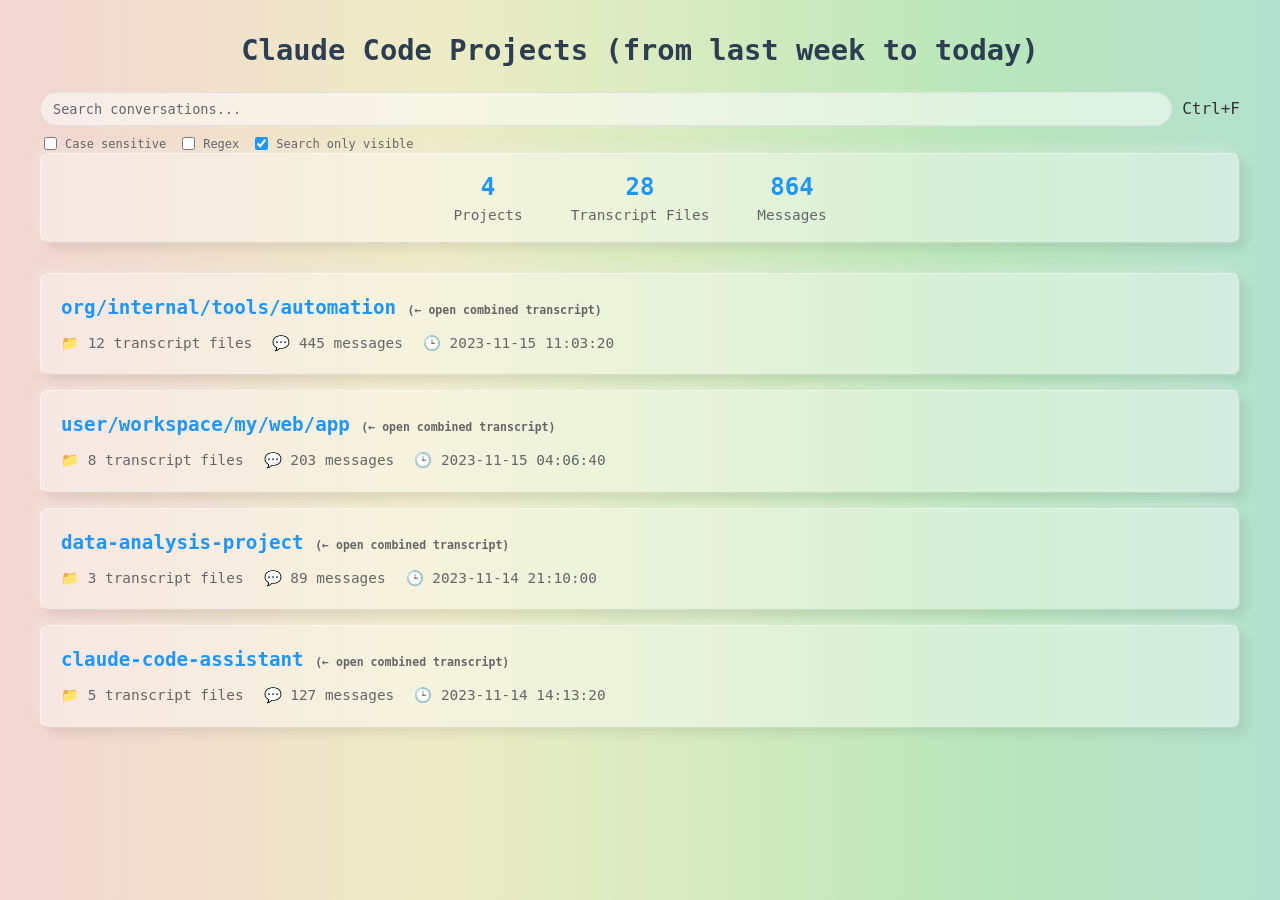
<file: scripts/style_guide_output/index_style_guide.html>
<!DOCTYPE html>
<!-- Generated by claude-code-log v0.5.1 -->
<html lang='en'>

<head>
    <meta charset='UTF-8'>
    <meta name='viewport' content='width=device-width, initial-scale=1.0'>
    <title>Claude Code Projects (from last week to today)</title>
    
    <style>
/* Global styles shared across all templates */
body {
    font-family: 'SF Mono', 'Monaco', 'Inconsolata', 'Fira Code', 'Droid Sans Mono', 'Source Code Pro', 'Ubuntu Mono', 'Cascadia Code', 'Menlo', 'Consolas', monospace;
    line-height: 1.5;
    max-width: 1200px;
    margin: 0 auto;
    padding: 10px;
    background: linear-gradient(90deg, #f3d6d2, #f1dcce, #f0e4ca, #eeecc7, #e3ecc3, #d5eac0, #c6e8bd, #b9e6bc, #b6e3c5, #b3e1cf);
    color: #333;
}

h1 {
    text-align: center;
    color: #2c3e50;
    margin-bottom: 20px;
    font-size: 1.8em;
}

/* Common typography */
code {
    background-color: #f5f5f5;
    padding: 2px 4px;
    border-radius: 3px;
    font-family: 'SF Mono', 'Monaco', 'Inconsolata', 'Fira Code', 'Droid Sans Mono', 'Source Code Pro', 'Ubuntu Mono', 'Cascadia Code', 'Menlo', 'Consolas', monospace;
    line-height: 1.5;
}

pre {
    background-color: #12121212;
    padding: 10px;
    border-radius: 5px;
    white-space: pre-wrap;
    word-wrap: break-word;
    word-break: break-word;
    font-family: 'SF Mono', 'Monaco', 'Inconsolata', 'Fira Code', 'Droid Sans Mono', 'Source Code Pro', 'Ubuntu Mono', 'Cascadia Code', 'Menlo', 'Consolas', monospace;
    line-height: 1.5;
}

/* Common card styling */
.card-base {
    background-color: #ffffff66;
    border-radius: 8px;
    padding: 16px;
    box-shadow: -7px -7px 10px #eeeeee44, 7px 7px 10px #00000011;
    border-left: #ffffff66 1px solid;
    border-top: #ffffff66 1px solid;
    border-bottom: #00000017 1px solid;
    border-right: #00000017 1px solid;
}

.card-base:hover {
    box-shadow: -10px -10px 15px #eeeeee66, 10px 10px 15px #00000022;
    transform: translateY(-1px);
    transition: all 0.2s ease;
}

/* Common header styling */
.header {
    font-weight: 600;
    margin-bottom: 8px;
    display: flex;
    justify-content: space-between;
    align-items: center;
    flex-wrap: wrap;
    gap: 8px;
}

/* Timestamps */
.timestamp {
    font-size: 0.85em;
    color: #666;
    font-weight: normal;
}

/* Floating action buttons */
.floating-btn {
    position: fixed;
    right: 20px;
    background-color: #e8f4fd66;
    color: #666;
    border: none;
    border-radius: 50%;
    width: 50px;
    height: 50px;
    font-size: 1.2em;
    line-height: 1;
    cursor: pointer;
    display: flex;
    align-items: center;
    justify-content: center;
    box-shadow: 2px 2px 5px rgba(0, 0, 0, 0.2);
    transition: background-color 0.3s, transform 0.2s;
    z-index: 1000;
    text-decoration: none;
}

.floating-btn:hover {
    background-color: #e8f4fdcc;
    transform: translateY(-2px);
}

.floating-btn:visited {
    color: #666;
}

/* Floating buttons positioning */
.scroll-top.floating-btn {
    bottom: 20px;
}

.toggle-details.floating-btn {
    bottom: 80px;
}

.filter-messages.floating-btn {
    bottom: 140px;
}

.timeline-toggle.floating-btn {
    bottom: 200px;
}
/* Session navigation styles */
.navigation {
    background-color: #f8f9fa66;
    border-radius: 8px;
    padding: 16px;
    margin-bottom: 24px;
    box-shadow: -7px -7px 10px #eeeeee44, 7px 7px 10px #00000011;
    border-left: #ffffff66 1px solid;
    border-top: #ffffff66 1px solid;
    border-bottom: #00000017 1px solid;
    border-right: #00000017 1px solid;
}

.navigation h2 {
    margin: 0 0 12px 0;
    font-size: 1.2em;
    color: #495057;
}

.session-nav {
    margin-top: 1em;
    display: grid;
    gap: 8px;
}

.session-link {
    padding: 8px 12px;
    background-color: #ffffff66;
    border: 1px solid #dee2e6;
    border-radius: 4px;
    text-decoration: none;
    color: #495057;
    transition: background-color 0.2s;
}

.session-link:hover {
    background-color: #ffffff99;
}

.session-link-title {
    font-weight: 600;
    font-size: 0.9em;
}

.session-link-meta {
    font-size: 0.8em;
    color: #6c757d;
    margin-top: 2px;
}

/* Project-specific session navigation */
.project-sessions {
    margin-top: 15px;
    border-top: 1px solid #dee2e6;
    padding-top: 15px;
}

.project-sessions h4 {
    margin: 0 0 10px 0;
    font-size: 0.9em;
    color: #495057;
    font-weight: 600;
}

.project-sessions .session-link {
    padding: 6px 8px;
    font-size: 0.8em;
    margin-bottom: 4px;
}

.project-sessions .session-link-title {
    font-size: 0.85em;
}

.project-sessions .session-link-meta {
    font-size: 0.75em;
}

/* Combined transcript link */
.combined-transcript-link {
    display: inline-block;
    padding: 8px 12px;
    background-color: #ffffff66;
    border: 1px solid #dee2e6;
    border-radius: 4px;
    text-decoration: none;
    color: #495057;
    font-weight: 500;
    transition: background-color 0.2s;
}

.combined-transcript-link:hover {
    background-color: #ffffff99;
    text-decoration: none;
}
/* Project card styles for index page */
.project-list {
    display: grid;
    gap: 15px;
}

.project-card {
    background-color: #ffffff66;
    border-radius: 8px;
    padding: 20px;
    box-shadow: -7px -7px 10px #eeeeee44, 7px 7px 10px #00000011;
    border-left: #ffffff66 1px solid;
    border-top: #ffffff66 1px solid;
    border-bottom: #00000017 1px solid;
    border-right: #00000017 1px solid;
}

.project-card:hover {
    box-shadow: -10px -10px 15px #eeeeee66, 10px 10px 15px #00000022;
    transform: translateY(-1px);
    transition: all 0.2s ease;
}

.project-name {
    font-size: 1.2em;
    font-weight: 600;
    margin-bottom: 10px;
    word-break: break-all;
}

.project-name a {
    text-decoration: none;
    color: #2196f3;
}

.project-name a:hover {
    text-decoration: underline;
}

.project-stats {
    color: #666;
    font-size: 0.9em;
    display: flex;
    gap: 20px;
    flex-wrap: wrap;
}

.stat {
    display: flex;
    align-items: center;
    gap: 5px;
}

/* Summary section */
.summary {
    text-align: center;
    margin-bottom: 30px;
    padding: 15px;
    background-color: #ffffff66;
    border-radius: 8px;
    box-shadow: -7px -7px 10px #eeeeee44, 7px 7px 10px #00000011;
    border-left: #ffffff66 1px solid;
    border-top: #ffffff66 1px solid;
    border-bottom: #00000017 1px solid;
    border-right: #00000017 1px solid;
}

.summary-stats {
    display: flex;
    flex-direction: column;
    align-items: center;
    gap: 15px;
}

.summary-stat {
    text-align: center;
}

.summary-stat .number {
    font-size: 1.5em;
    font-weight: 600;
    color: #2196f3;
}

.summary-stat .label {
    color: #666;
    font-size: 0.9em;
}

/* Session details styling within project cards */
.project-sessions details {
    margin-top: 15px;
}

.project-sessions details summary {
    cursor: pointer;
    color: #666;
    font-size: 1.1em;
    font-weight: 600;
    padding: 8px 0;
}

.project-sessions details summary:hover {
    color: #2196f3;
}

.project-sessions details[open] summary {
    margin-bottom: 10px;
}
/* Search Bar Styles */
.search-container {
    position: relative;
    width: 100%;
}

/* Inline Search for Filter Toolbar */
.search-inline {
    width: 100%;
    margin-bottom: 12px;
}

/* In filter toolbar mode, search is always visible when toolbar is visible */
.filter-toolbar:not(.visible) .search-container {
    display: none;
}

.search-input-wrapper {
    position: relative;
    display: flex;
    align-items: center;
    gap: 10px;
}

.search-input {
    width: 100%;
    padding: 8px 40px 8px 12px;
    background: #ffffff88;
    border: 1px solid #dee2e6;
    border-radius: 20px;
    color: #495057;
    font-size: 0.85em;
    font-family: inherit;
    transition: all 0.2s;
}

.search-input:focus {
    outline: none;
    border-color: #2196f3;
    background: #ffffff99;
    box-shadow: 0 0 0 2px rgba(33, 150, 243, 0.2);
}

.search-input::placeholder {
    color: #666;
}

.search-clear {
    position: absolute;
    right: 15px;
    background: none;
    border: none;
    color: #666;
    cursor: pointer;
    font-size: 18px;
    padding: 5px;
    display: none;
    border-radius: 50%;
    transition: all 0.2s;
}

.search-clear:hover {
    color: #333;
    background: #ffffff66;
}

.search-clear.visible {
    display: block;
}

/* Search Results Counter */
.search-results-info {
    margin-top: 8px;
    font-size: 12px;
    color: #666;
    display: none;
}

.search-results-info.visible {
    display: flex;
    justify-content: space-between;
    align-items: center;
    gap: 12px;
}

.search-navigation {
    display: flex;
    gap: 5px;
    align-items: center;
}

.search-options-inline {
    display: flex;
    gap: 12px;
    font-size: 0.75em;
}

.search-option-inline {
    display: flex;
    align-items: center;
    gap: 4px;
    cursor: pointer;
    color: #666;
}

.search-option-inline:hover {
    color: #333;
}

.search-option-inline input[type="checkbox"] {
    cursor: pointer;
    margin: 0;
}

.search-nav-btn {
    background: #ffffff88;
    border: 1px solid #dee2e6;
    border-radius: 4px;
    color: #333;
    padding: 4px 8px;
    cursor: pointer;
    font-size: 12px;
    transition: all 0.2s;
}

.search-nav-btn:hover:not(:disabled) {
    background: #ffffff99;
    border-color: #2196f3;
    transform: translateY(-1px);
}

.search-nav-btn:disabled {
    opacity: 0.5;
    cursor: not-allowed;
}

/* Search Match Highlighting */
.search-highlight {
    background-color: #ffeb3b;
    color: #000;
    padding: 0 2px;
    border-radius: 2px;
}

.search-highlight.current {
    background-color: #ff9800;
    color: #000;
}

/* Search Options */
.search-options {
    margin-top: 8px;
    display: flex;
    gap: 12px;
    font-size: 0.75em;
}

.search-option {
    display: flex;
    align-items: center;
    gap: 5px;
    color: #666;
    transition: color 0.2s;
}

.search-option input[type="checkbox"] {
    cursor: pointer;
    accent-color: #2196f3;
}

.search-option label {
    cursor: pointer;
    user-select: none;
}

.search-option:hover {
    color: #333;
}

/* Index Page Search Results */
.search-results-panel {
    margin: 20px 0;
    padding: 20px;
    background-color: #ffffff66;
    border-radius: 8px;
    box-shadow: -7px -7px 10px #eeeeee44, 7px 7px 10px #00000011;
    border-left: #ffffff66 1px solid;
    border-top: #ffffff66 1px solid;
    border-bottom: #00000017 1px solid;
    border-right: #00000017 1px solid;
    display: none;
}

.search-results-panel.visible {
    display: block;
}

.search-results-header {
    display: flex;
    justify-content: space-between;
    align-items: center;
    margin-bottom: 15px;
    padding-bottom: 10px;
    border-bottom: 1px solid #dee2e6;
}

.search-results-title {
    font-size: 16px;
    font-weight: 600;
    color: #2c3e50;
}

.search-close-btn {
    background: none;
    border: none;
    color: #666;
    cursor: pointer;
    font-size: 20px;
    padding: 5px;
    border-radius: 50%;
    transition: all 0.2s;
}

.search-close-btn:hover {
    color: #333;
    background: #ffffff66;
}

.search-result-group {
    margin-bottom: 20px;
}

.search-result-group-title {
    font-size: 14px;
    font-weight: 600;
    color: #2196f3;
    margin-bottom: 10px;
    display: flex;
    align-items: center;
    gap: 8px;
}

.search-result-count {
    background: #ffffff88;
    color: #666;
    padding: 2px 8px;
    border-radius: 12px;
    font-size: 11px;
    font-weight: normal;
    border: 1px solid #dee2e6;
}

.search-result-item {
    padding: 12px;
    margin-bottom: 8px;
    background-color: #ffffff88;
    border-radius: 6px;
    cursor: pointer;
    transition: all 0.2s;
    box-shadow: -3px -3px 5px #eeeeee22, 3px 3px 5px #00000008;
    border-left: #ffffff44 1px solid;
    border-top: #ffffff44 1px solid;
    border-bottom: #00000012 1px solid;
    border-right: #00000012 1px solid;
}

.search-result-item:hover {
    background-color: #ffffff99;
    transform: translateY(-1px);
    box-shadow: -5px -5px 8px #eeeeee33, 5px 5px 8px #00000012;
}

.search-result-item a {
    text-decoration: none;
    color: inherit;
    display: block;
}

.search-result-session {
    font-size: 12px;
    color: #666;
    margin-bottom: 5px;
    font-weight: 500;
}

.search-result-excerpt {
    font-size: 13px;
    color: #495057;
    line-height: 1.4;
}

.search-result-excerpt .search-highlight {
    font-weight: 600;
    background-color: #ffeb3b;
    color: #000;
    padding: 0 2px;
    border-radius: 2px;
}

.search-result-meta {
    margin-top: 8px;
    font-size: 11px;
    color: #666;
    display: flex;
    gap: 15px;
    padding-top: 5px;
    border-top: 1px solid #dee2e611;
}

/* Removed floating search button - now integrated in filter toolbar */

/* No results message */
.search-no-results {
    text-align: center;
    padding: 30px;
    color: #666;
    font-size: 14px;
    background-color: #ffffff44;
    border-radius: 6px;
    margin: 10px 0;
}

/* Loading indicator */
.search-loading {
    text-align: center;
    padding: 20px;
    color: #666;
    background-color: #ffffff44;
    border-radius: 6px;
}

.search-loading::after {
    content: '...';
    animation: dots 1.5s infinite;
}

@keyframes dots {
    0%, 20% { content: '.'; }
    40% { content: '..'; }
    60%, 100% { content: '...'; }
}

/* Keyboard shortcut hint */

/* Responsive adjustments */
@media (max-width: 768px) {
    .search-input {
        font-size: 0.8em;
    }

    .search-options {
        font-size: 0.7em;
    }
}

        /* Session navigation overrides for better text readability */
        .project-sessions .session-link {
            font-size: 1.2em;
        }
    </style>
</head>

<body>
    <h1>Claude Code Projects (from last week to today)</h1>

    <!-- Search Component -->
    <!-- Search Component -->

<!-- Full search component for index page -->
<div id="searchContainer" class="search-container">
    <div class="search-input-wrapper">
        <input type="text"
               id="searchInput"
               class="search-input"
               placeholder="Search conversations..."
               autocomplete="off">
        <span class="search-hint">Ctrl+F</span>
        <button id="searchClear" class="search-clear" title="Clear search">✕</button>
    </div>

    <div id="searchResultsInfo" class="search-results-info">
        <div class="search-navigation">
            <span id="searchResultCount">No results</span>
            <button id="searchPrev" class="search-nav-btn" disabled title="Previous match (Shift+F3)">↑</button>
            <button id="searchNext" class="search-nav-btn" disabled title="Next match (F3)">↓</button>
        </div>
    </div>

    <div class="search-options">
        <div class="search-option">
            <input type="checkbox" id="searchCaseSensitive">
            <label for="searchCaseSensitive">Case sensitive</label>
        </div>
        <div class="search-option">
            <input type="checkbox" id="searchRegex">
            <label for="searchRegex">Regex</label>
        </div>
        <div class="search-option">
            <input type="checkbox" id="searchInFiltered" checked>
            <label for="searchInFiltered">Search only visible</label>
        </div>
    </div>
</div>

<!-- Search Results Panel (for index page) -->
<div id="searchResultsPanel" class="search-results-panel">
    <div class="search-results-header">
        <span class="search-results-title">Search Results</span>
        <button id="searchResultsClose" class="search-close-btn" title="Close">✕</button>
    </div>
    <div id="searchResultsContent">
        <!-- Results will be dynamically inserted here -->
    </div>
</div>


<script>
(function() {
    // Search state
    let searchState = {
        query: '',
        caseSensitive: false,
        useRegex: false,
        searchInFiltered: true,
        currentMatchIndex: 0,
        matches: [],
        searchIndex: null,
        isIndexPage: window.location.pathname.includes('index.html') || 
                      window.location.pathname.endsWith('projects/') ||
                      (!window.location.pathname.includes('.html') && window.location.pathname.endsWith('/'))
    };

    // DOM elements
    const searchContainer = document.getElementById('searchContainer');
    const searchInput = document.getElementById('searchInput');
    const searchClear = document.getElementById('searchClear');
    const searchResultsInfo = document.getElementById('searchResultsInfo');
    const searchResultCount = document.getElementById('searchResultCount');
    const searchPrev = document.getElementById('searchPrev');
    const searchNext = document.getElementById('searchNext');
    const searchCaseSensitive = document.getElementById('searchCaseSensitive');
    const searchRegex = document.getElementById('searchRegex');
    const searchInFiltered = document.getElementById('searchInFiltered');
    const searchResultsPanel = document.getElementById('searchResultsPanel');
    const searchResultsContent = document.getElementById('searchResultsContent');
    const searchResultsClose = document.getElementById('searchResultsClose');

    // Initialize search
    function initSearch() {
        // Build search index from page content
        buildSearchIndex();

        // Restore previous search state from localStorage
        restoreSearchState();

        // Set up event listeners
        setupEventListeners();
    }

    // Build search index from current page
    function buildSearchIndex() {
        searchState.searchIndex = [];
        
        if (searchState.isIndexPage) {
            // Index page: index projects with individual sessions
            document.querySelectorAll('.project-card').forEach(card => {
                const projectName = card.querySelector('.project-name a')?.textContent || '';
                const projectStats = card.querySelector('.project-stats')?.textContent || '';
                const projectLink = card.querySelector('.project-name a')?.getAttribute('href') || '';
                
                // Index the project itself
                searchState.searchIndex.push({
                    type: 'project',
                    name: projectName,
                    stats: projectStats,
                    element: card,
                    link: projectLink,
                    searchText: `${projectName} ${projectStats}`.toLowerCase(),
                    originalText: `${projectName} ${projectStats}`
                });
                
                // Index individual sessions within the project
                card.querySelectorAll('.session-link').forEach(link => {
                    const sessionText = link.textContent || '';
                    const sessionHref = link.getAttribute('href') || '';
                    const sessionPreview = link.querySelector('.session-preview')?.textContent?.trim() || '';
                    const sessionMeta = link.querySelector('.session-link-meta')?.textContent || '';
                    
                    searchState.searchIndex.push({
                        type: 'session',
                        projectName: projectName,
                        sessionText: sessionText,
                        sessionPreview: sessionPreview,
                        sessionMeta: sessionMeta,
                        element: card,
                        link: sessionHref,
                        searchText: `${projectName} ${sessionText} ${sessionPreview} ${sessionMeta}`.toLowerCase(),
                        originalText: `${sessionText} ${sessionPreview}`
                    });
                });
            });
        } else {
            // Transcript page: index messages
            document.querySelectorAll('.message:not(.session-header)').forEach(message => {
                const header = message.querySelector('.header span')?.textContent || '';
                const content = message.querySelector('.content')?.textContent || '';
                const timestamp = message.querySelector('.timestamp')?.textContent || '';
                const sessionId = findSessionForMessage(message);
                
                searchState.searchIndex.push({
                    type: 'message',
                    header: header,
                    content: content,
                    timestamp: timestamp,
                    sessionId: sessionId,
                    element: message,
                    searchText: `${header} ${content}`.toLowerCase(),
                    originalText: `${header} ${content}`
                });
            });
        }
    }

    // Find session ID for a message
    function findSessionForMessage(messageElement) {
        let prev = messageElement.previousElementSibling;
        while (prev) {
            if (prev.classList.contains('session-header')) {
                return prev.id.replace('session-', '');
            }
            prev = prev.previousElementSibling;
        }
        return null;
    }

    // Create excerpt with context around matches
    function createExcerpt(text, query, contextLength = 50) {
        if (!text || !query) return '';
        
        // Create search pattern
        let pattern;
        try {
            if (searchState.useRegex) {
                pattern = new RegExp(query, searchState.caseSensitive ? 'g' : 'gi');
            } else {
                const escapedQuery = query.replace(/[.*+?^${}()|[\]\\]/g, '\\$&');
                pattern = new RegExp(escapedQuery, searchState.caseSensitive ? 'g' : 'gi');
            }
        } catch (e) {
            return text.substring(0, 100) + (text.length > 100 ? '...' : '');
        }

        const matches = [...text.matchAll(pattern)];
        if (matches.length === 0) {
            return text.substring(0, 100) + (text.length > 100 ? '...' : '');
        }

        // Collect all excerpts with context
        const excerpts = [];
        const processedRanges = [];

        matches.forEach(match => {
            const start = Math.max(0, match.index - contextLength);
            const end = Math.min(text.length, match.index + match[0].length + contextLength);
            
            // Check for overlap with existing ranges
            const overlaps = processedRanges.find(range => 
                (start >= range.start && start <= range.end) ||
                (end >= range.start && end <= range.end) ||
                (start <= range.start && end >= range.end)
            );

            if (overlaps) {
                // Extend the existing range
                overlaps.start = Math.min(overlaps.start, start);
                overlaps.end = Math.max(overlaps.end, end);
            } else {
                processedRanges.push({ start, end });
            }
        });

        // Sort by start position and create excerpts
        processedRanges.sort((a, b) => a.start - b.start);
        
        processedRanges.forEach(range => {
            let excerpt = text.substring(range.start, range.end);
            
            // Add ellipsis if needed
            if (range.start > 0) excerpt = '...' + excerpt;
            if (range.end < text.length) excerpt = excerpt + '...';
            
            excerpts.push(excerpt);
        });

        return excerpts.join(' ');
    }

    // Count actual matches in text
    function countMatches(text, query) {
        if (!text || !query) return 0;
        
        try {
            let pattern;
            if (searchState.useRegex) {
                pattern = new RegExp(query, searchState.caseSensitive ? 'g' : 'gi');
            } else {
                const escapedQuery = query.replace(/[.*+?^${}()|[\]\\]/g, '\\$&');
                pattern = new RegExp(escapedQuery, searchState.caseSensitive ? 'g' : 'gi');
            }
            
            const matches = text.match(pattern);
            return matches ? matches.length : 0;
        } catch (e) {
            return 0;
        }
    }

    // Setup event listeners
    function setupEventListeners() {
        // Search input
        let searchTimeout;
        searchInput.addEventListener('input', (e) => {
            clearTimeout(searchTimeout);
            searchTimeout = setTimeout(() => performSearch(e.target.value), 300);
        });

        // Clear button
        searchClear.addEventListener('click', clearSearch);

        // Search options
        searchCaseSensitive.addEventListener('change', () => {
            searchState.caseSensitive = searchCaseSensitive.checked;
            if (searchState.query) performSearch(searchState.query);
        });

        searchRegex.addEventListener('change', () => {
            searchState.useRegex = searchRegex.checked;
            if (searchState.query) performSearch(searchState.query);
        });

        searchInFiltered.addEventListener('change', () => {
            searchState.searchInFiltered = searchInFiltered.checked;
            if (searchState.query) performSearch(searchState.query);
        });

        // Navigation buttons
        searchPrev.addEventListener('click', () => navigateMatch(-1));
        searchNext.addEventListener('click', () => navigateMatch(1));

        // Close results panel
        if (searchResultsClose) {
            searchResultsClose.addEventListener('click', () => {
                searchResultsPanel.classList.remove('visible');
            });
        }

        // Keyboard shortcuts
        document.addEventListener('keydown', handleKeyboardShortcuts);
    }

    // Perform search
    let isSearching = false;
    function performSearch(query) {
        // Prevent concurrent searches
        if (isSearching) return;
        isSearching = true;

        searchState.query = query;
        searchClear.classList.toggle('visible', query.length > 0);
        
        // Clear previous highlights
        clearHighlights();
        
        if (!query) {
            searchState.matches = [];
            updateSearchUI();
            if (searchState.isIndexPage && searchResultsPanel) {
                searchResultsPanel.classList.remove('visible');
            }
            isSearching = false;
            return;
        }

        // Save search state
        saveSearchState();
        
        // Create search pattern
        let searchPattern;
        try {
            if (searchState.useRegex) {
                searchPattern = new RegExp(query, searchState.caseSensitive ? 'g' : 'gi');
            } else {
                const escapedQuery = query.replace(/[.*+?^${}()|[\]\\]/g, '\\$&');
                searchPattern = new RegExp(escapedQuery, searchState.caseSensitive ? 'g' : 'gi');
            }
        } catch (e) {
            // Invalid regex
            searchState.matches = [];
            updateSearchUI();
            isSearching = false;
            return;
        }

        // Search through index
        searchState.matches = [];
        let totalMatchCount = 0;
        
        searchState.searchIndex.forEach(item => {
            // Check if element is visible (for transcript pages with filters)
            if (!searchState.isIndexPage && searchState.searchInFiltered) {
                if (item.element.classList.contains('filtered-hidden')) {
                    return;
                }
            }

            const searchText = searchState.caseSensitive ? item.searchText : item.searchText.toLowerCase();
            const searchQuery = searchState.caseSensitive ? query : query.toLowerCase();
            
            if (searchState.useRegex ? searchPattern.test(searchText) : searchText.includes(searchQuery)) {
                // Count actual matches in this item
                const matchCount = countMatches(item.originalText || item.searchText, query);
                totalMatchCount += matchCount;
                
                // Add match count and excerpt to the item
                const matchItem = {
                    ...item,
                    matchCount: matchCount,
                    excerpt: createExcerpt(item.originalText || item.searchText, query)
                };
                
                searchState.matches.push(matchItem);
                
                // Highlight matches in the element
                if (!searchState.isIndexPage) {
                    highlightInElement(item.element, searchPattern);
                }
            }
        });
        
        searchState.totalMatchCount = totalMatchCount;

        searchState.currentMatchIndex = searchState.matches.length > 0 ? 0 : -1;
        updateSearchUI();
        
        // Show results panel for index page
        if (searchState.isIndexPage && searchResultsPanel) {
            displayIndexSearchResults();
        }
        
        // Navigate to first match
        if (searchState.matches.length > 0 && !searchState.isIndexPage) {
            navigateToMatch(0);
        }

        // Reset searching flag
        isSearching = false;
    }

    // Highlight text in element
    function highlightInElement(element, pattern) {
        const walker = document.createTreeWalker(
            element,
            NodeFilter.SHOW_TEXT,
            null,
            false
        );

        const textNodes = [];
        let node;
        while (node = walker.nextNode()) {
            if (node.nodeValue.trim()) {
                textNodes.push(node);
            }
        }

        textNodes.forEach(textNode => {
            const text = textNode.nodeValue;
            const matches = [...text.matchAll(pattern)];
            
            if (matches.length > 0) {
                const fragment = document.createDocumentFragment();
                let lastIndex = 0;
                
                matches.forEach(match => {
                    // Add text before match
                    if (match.index > lastIndex) {
                        fragment.appendChild(
                            document.createTextNode(text.substring(lastIndex, match.index))
                        );
                    }
                    
                    // Add highlighted match
                    const span = document.createElement('span');
                    span.className = 'search-highlight';
                    span.textContent = match[0];
                    fragment.appendChild(span);
                    
                    lastIndex = match.index + match[0].length;
                });
                
                // Add remaining text
                if (lastIndex < text.length) {
                    fragment.appendChild(
                        document.createTextNode(text.substring(lastIndex))
                    );
                }
                
                textNode.parentNode.replaceChild(fragment, textNode);
            }
        });
    }

    // Clear all highlights
    function clearHighlights() {
        document.querySelectorAll('.search-highlight').forEach(highlight => {
            const parent = highlight.parentNode;
            parent.replaceChild(document.createTextNode(highlight.textContent), highlight);
            parent.normalize();
        });
    }

    // Navigate between matches
    function navigateMatch(direction) {
        if (searchState.matches.length === 0) return;
        
        searchState.currentMatchIndex += direction;
        
        if (searchState.currentMatchIndex < 0) {
            searchState.currentMatchIndex = searchState.matches.length - 1;
        } else if (searchState.currentMatchIndex >= searchState.matches.length) {
            searchState.currentMatchIndex = 0;
        }
        
        navigateToMatch(searchState.currentMatchIndex);
    }

    // Navigate to specific match
    function navigateToMatch(index) {
        if (index < 0 || index >= searchState.matches.length) return;
        
        // Update current highlight
        document.querySelectorAll('.search-highlight.current').forEach(el => {
            el.classList.remove('current');
        });
        
        const match = searchState.matches[index];
        const highlights = match.element.querySelectorAll('.search-highlight');
        if (highlights.length > 0) {
            highlights[0].classList.add('current');
            highlights[0].scrollIntoView({ behavior: 'smooth', block: 'center' });
        } else {
            match.element.scrollIntoView({ behavior: 'smooth', block: 'center' });
        }
        
        updateSearchUI();
    }

    // Display search results for index page
    function displayIndexSearchResults() {
        if (!searchResultsPanel || !searchResultsContent) return;
        
        searchResultsPanel.classList.add('visible');
        
        if (searchState.matches.length === 0) {
            searchResultsContent.innerHTML = '<div class="search-no-results">No results found</div>';
            return;
        }
        
        // Group results by project and type
        const groupedResults = {};
        searchState.matches.forEach(match => {
            const key = match.projectName || match.name || 'Unknown';
            if (!groupedResults[key]) {
                groupedResults[key] = { projects: [], sessions: [] };
            }
            
            if (match.type === 'project') {
                groupedResults[key].projects.push(match);
            } else if (match.type === 'session') {
                groupedResults[key].sessions.push(match);
            }
        });
        
        let html = '';
        Object.entries(groupedResults).forEach(([projectName, groups]) => {
            const totalMatches = [...groups.projects, ...groups.sessions];
            const totalMatchCount = totalMatches.reduce((sum, match) => sum + match.matchCount, 0);
            
            html += `
                <div class="search-result-group">
                    <div class="search-result-group-title">
                        ${projectName}
                        <span class="search-result-count">${totalMatchCount} matches in ${totalMatches.length} items</span>
                    </div>
            `;
            
            // Show project matches first
            groups.projects.forEach(match => {
                html += `
                    <div class="search-result-item">
                        <a href="${match.link}">
                            <div class="search-result-session">📁 Project Overview</div>
                            <div class="search-result-excerpt">
                                ${highlightText(match.excerpt, searchState.query)}
                            </div>
                            <div class="search-result-meta">
                                <span>${match.matchCount} matches</span>
                                <span>${match.stats}</span>
                            </div>
                        </a>
                    </div>
                `;
            });
            
            // Show session matches
            groups.sessions.forEach(match => {
                const sessionId = match.link.split('/').pop().replace('session-', '').replace('.html', '').substring(0, 8);
                html += `
                    <div class="search-result-item">
                        <a href="${match.link}">
                            <div class="search-result-session">💬 Session ${sessionId}</div>
                            <div class="search-result-excerpt">
                                ${highlightText(match.excerpt, searchState.query)}
                            </div>
                            <div class="search-result-meta">
                                <span>${match.matchCount} matches</span>
                                <span>${match.sessionMeta}</span>
                            </div>
                        </a>
                    </div>
                `;
            });
            
            html += '</div>';
        });
        
        searchResultsContent.innerHTML = html;
    }

    // Highlight text in search results
    function highlightText(text, query) {
        if (!query) return text;
        
        const pattern = searchState.useRegex ? 
            new RegExp(query, searchState.caseSensitive ? 'g' : 'gi') :
            new RegExp(query.replace(/[.*+?^${}()|[\]\\]/g, '\\$&'), searchState.caseSensitive ? 'g' : 'gi');
        
        return text.replace(pattern, match => `<span class="search-highlight">${match}</span>`);
    }

    // Update search UI
    function updateSearchUI() {
        const hasMatches = searchState.matches.length > 0;
        
        searchResultsInfo.classList.toggle('visible', hasMatches);
        searchPrev.disabled = !hasMatches;
        searchNext.disabled = !hasMatches;
        
        if (hasMatches) {
            if (searchState.isIndexPage) {
                const totalMatches = searchState.totalMatchCount || searchState.matches.length;
                const conversationCount = searchState.matches.length;
                if (totalMatches > conversationCount) {
                    searchResultCount.textContent = `${totalMatches} matches in ${conversationCount} conversations`;
                } else {
                    searchResultCount.textContent = `${conversationCount} matches`;
                }
            } else {
                searchResultCount.textContent = `${searchState.currentMatchIndex + 1} of ${searchState.matches.length} matches`;
            }
        } else if (searchState.query) {
            searchResultCount.textContent = 'No matches';
        } else {
            searchResultCount.textContent = 'No results';
        }
    }

    // Clear search
    function clearSearch() {
        searchInput.value = '';
        searchState.query = '';
        searchState.matches = [];
        searchState.currentMatchIndex = 0;
        searchClear.classList.remove('visible');
        clearHighlights();
        updateSearchUI();
        
        if (searchState.isIndexPage && searchResultsPanel) {
            searchResultsPanel.classList.remove('visible');
        }
        
        saveSearchState();
    }


    // Handle keyboard shortcuts
    function handleKeyboardShortcuts(e) {
        // Ctrl+F or Cmd+F
        if ((e.ctrlKey || e.metaKey) && e.key === 'f') {
            e.preventDefault();
            // Open filter toolbar if not visible
            const filterToolbar = document.querySelector('.filter-toolbar');
            if (!filterToolbar.classList.contains('visible')) {
                // Trigger filter button click to show toolbar
                const filterButton = document.getElementById('filterMessages');
                if (filterButton) filterButton.click();
            }
            searchInput.focus();
            searchInput.select();
        }

        // F3 - Next match
        if (e.key === 'F3') {
            e.preventDefault();
            if (e.shiftKey) {
                navigateMatch(-1);
            } else {
                navigateMatch(1);
            }
        }

        // Escape - Close search results panel on index page
        if (e.key === 'Escape') {
            if (searchState.isIndexPage && searchResultsPanel && searchResultsPanel.classList.contains('visible')) {
                searchResultsPanel.classList.remove('visible');
            }
        }
        
        // Enter - Next match when search input is focused
        if (e.key === 'Enter' && document.activeElement === searchInput) {
            e.preventDefault();
            if (e.shiftKey) {
                navigateMatch(-1);
            } else {
                navigateMatch(1);
            }
        }
    }

    // Save search state to localStorage
    function saveSearchState() {
        const state = {
            query: searchState.query,
            caseSensitive: searchState.caseSensitive,
            useRegex: searchState.useRegex,
            searchInFiltered: searchState.searchInFiltered
        };
        localStorage.setItem('claudeLogSearchState', JSON.stringify(state));
    }

    // Restore search state from localStorage
    function restoreSearchState() {
        const saved = localStorage.getItem('claudeLogSearchState');
        if (saved) {
            try {
                const state = JSON.parse(saved);
                searchState.caseSensitive = state.caseSensitive || false;
                searchState.useRegex = state.useRegex || false;
                searchState.searchInFiltered = state.searchInFiltered !== false;
                
                // Update UI
                searchCaseSensitive.checked = searchState.caseSensitive;
                searchRegex.checked = searchState.useRegex;
                searchInFiltered.checked = searchState.searchInFiltered;
            } catch (e) {
                console.error('Failed to restore search state:', e);
            }
        }
    }

    // Re-index when filters change (for transcript pages)
    if (!searchState.isIndexPage) {
        // Listen for filter changes
        let isUpdatingFilters = false;
        const observer = new MutationObserver((mutations) => {
            // Only react to filtered-hidden class changes, not search highlights
            const hasFilterChange = mutations.some(mutation => {
                if (mutation.type === 'attributes' && mutation.attributeName === 'class') {
                    const target = mutation.target;
                    // Check if this is a message element getting filtered
                    return target.classList && target.classList.contains('message');
                }
                return false;
            });

            if (hasFilterChange && !isUpdatingFilters && searchState.query && searchState.searchInFiltered) {
                isUpdatingFilters = true;
                setTimeout(() => {
                    buildSearchIndex();
                    performSearch(searchState.query);
                    isUpdatingFilters = false;
                }, 100);
            }
        });

        // Observe changes to filtered-hidden class
        observer.observe(document.body, {
            attributes: true,
            attributeFilter: ['class'],
            subtree: true
        });
    }

    // Initialize when DOM is ready
    if (document.readyState === 'loading') {
        document.addEventListener('DOMContentLoaded', initSearch);
    } else {
        initSearch();
    }
})();
</script>

    <div class='summary'>
        <div class='summary-stats'>
            <div style="display: flex; gap: 3em;">
                <div class='summary-stat'>
                    <div class='number'>4</div>
                    <div class='label'>Projects</div>
                </div>
                <div class='summary-stat'>
                    <div class='number'>28</div>
                    <div class='label'>Transcript Files</div>
                </div>
                <div class='summary-stat'>
                    <div class='number'>864</div>
                    <div class='label'>Messages</div>
                </div>
            </div>
            
            
        </div>
    </div>

    <div class='project-list'>
        
        <div class='project-card'>
            <div class='project-name'>
                <a href='-org-internal-tools-automation/combined_transcripts.html'>org/internal/tools/automation</a>
                <span style="font-size: 0.6em; color:#666;">(← open combined transcript)</span>
            </div>
            <div class='project-stats'>
                <div class='stat'>📁 12 transcript files</div>
                <div class='stat'>💬 445 messages</div>
                
                <div class='stat'>🕒 2023-11-15 11:03:20</div>
                
                
            </div>

            
        </div>
        
        <div class='project-card'>
            <div class='project-name'>
                <a href='-user-workspace-my-web-app/combined_transcripts.html'>user/workspace/my/web/app</a>
                <span style="font-size: 0.6em; color:#666;">(← open combined transcript)</span>
            </div>
            <div class='project-stats'>
                <div class='stat'>📁 8 transcript files</div>
                <div class='stat'>💬 203 messages</div>
                
                <div class='stat'>🕒 2023-11-15 04:06:40</div>
                
                
            </div>

            
        </div>
        
        <div class='project-card'>
            <div class='project-name'>
                <a href='data-analysis-project/combined_transcripts.html'>data-analysis-project</a>
                <span style="font-size: 0.6em; color:#666;">(← open combined transcript)</span>
            </div>
            <div class='project-stats'>
                <div class='stat'>📁 3 transcript files</div>
                <div class='stat'>💬 89 messages</div>
                
                <div class='stat'>🕒 2023-11-14 21:10:00</div>
                
                
            </div>

            
        </div>
        
        <div class='project-card'>
            <div class='project-name'>
                <a href='claude-code-assistant/combined_transcripts.html'>claude-code-assistant</a>
                <span style="font-size: 0.6em; color:#666;">(← open combined transcript)</span>
            </div>
            <div class='project-stats'>
                <div class='stat'>📁 5 transcript files</div>
                <div class='stat'>💬 127 messages</div>
                
                <div class='stat'>🕒 2023-11-14 14:13:20</div>
                
                
            </div>

            
        </div>
        
    </div>

    <script>
        document.addEventListener('DOMContentLoaded', function () {
            // Convert timestamps to user's timezone
// This function can be called directly or will auto-run on DOMContentLoaded if included standalone
(function() {
    function convertTimestampsToLocalTimezone() {
        const timestampElements = Array.from(document.querySelectorAll('.timestamp[data-timestamp]'));

        if (timestampElements.length === 0) return;

        const userTimezone = Intl.DateTimeFormat().resolvedOptions().timeZone;

        const localFormatter = new Intl.DateTimeFormat(undefined, {
            year: 'numeric',
            month: '2-digit',
            day: '2-digit',
            hour: '2-digit',
            minute: '2-digit',
            second: '2-digit',
            hour12: false,
            timeZone: userTimezone
        });

        const utcFormatter = new Intl.DateTimeFormat(undefined, {
            year: 'numeric',
            month: '2-digit',
            day: '2-digit',
            hour: '2-digit',
            minute: '2-digit',
            second: '2-digit',
            hour12: false,
            timeZone: 'UTC'
        });

        const tzNameFormatter = new Intl.DateTimeFormat('en', {
            timeZoneName: 'short',
            timeZone: userTimezone
        });

        // Process timestamps in batches to keep page responsive
        const batchSize = 25;
        const scheduleWork = window.requestIdleCallback || function(cb) { setTimeout(cb, 16); };

        function processBatch(startIndex) {
            const endIndex = Math.min(startIndex + batchSize, timestampElements.length);

            for (let i = startIndex; i < endIndex; i++) {
                const element = timestampElements[i];
                const rawTimestamp = element.getAttribute('data-timestamp');
                const rawTimestampEnd = element.getAttribute('data-timestamp-end');

                if (!rawTimestamp) continue;

                try {
                    // Parse the ISO timestamp
                    const date = new Date(rawTimestamp);
                    if (isNaN(date.getTime())) continue; // Invalid date

                    const localTime = localFormatter.format(date).replace(/, /g, ' ');
                    const utcTime = utcFormatter.format(date).replace(/, /g, ' ');

                    // Get timezone abbreviation (reuse formatter)
                    const timezoneName = tzNameFormatter.formatToParts(date).find(part => part.type === 'timeZoneName')?.value || userTimezone;

                    // Handle time ranges (earliest to latest)
                    if (rawTimestampEnd) {
                        const dateEnd = new Date(rawTimestampEnd);
                        if (!isNaN(dateEnd.getTime())) {
                            const localTimeEnd = localFormatter.format(dateEnd).replace(/, /g, ' ');
                            const utcTimeEnd = utcFormatter.format(dateEnd).replace(/, /g, ' ');

                            // Update the element with range
                            if (localTime !== utcTime || localTimeEnd !== utcTimeEnd) {
                                element.innerHTML = localTime + ' to ' + localTimeEnd + ' <span style="color: #888; font-size: 0.9em;">(' + timezoneName + ')</span>';
                                element.title = 'UTC: ' + utcTime + ' to ' + utcTimeEnd + ' | Local: ' + localTime + ' to ' + localTimeEnd + ' (' + timezoneName + ')';
                            } else {
                                // If they're the same (user is in UTC), just show UTC
                                element.innerHTML = utcTime + ' to ' + utcTimeEnd + ' <span style="color: #888; font-size: 0.9em;">(UTC)</span>';
                                element.title = 'UTC: ' + utcTime + ' to ' + utcTimeEnd;
                            }
                        }
                    } else {
                        // Single timestamp
                        if (localTime !== utcTime) {
                            element.innerHTML = localTime + ' <span style="color: #888; font-size: 0.9em;">(' + timezoneName + ')</span>';
                            element.title = 'UTC: ' + utcTime + ' | Local: ' + localTime + ' (' + timezoneName + ')';
                        } else {
                            // If they're the same (user is in UTC), just show UTC
                            element.innerHTML = utcTime + ' <span style="color: #888; font-size: 0.9em;">(UTC)</span>';
                            element.title = 'UTC: ' + utcTime;
                        }
                    }

                } catch (error) {
                    // If conversion fails, leave the original timestamp
                    console.warn('Failed to convert timestamp:', rawTimestamp, error);
                }
            }

            // Schedule next batch if there are more timestamps
            if (endIndex < timestampElements.length) {
                scheduleWork(function() {
                    processBatch(endIndex);
                });
            }
        }

        // Start processing the first batch
        scheduleWork(function() {
            processBatch(0);
        });
    }

    // Execute immediately - assumes this is included within a DOMContentLoaded handler
    convertTimestampsToLocalTimezone();
})();
        });
    </script>
</body>

</html>
</file>
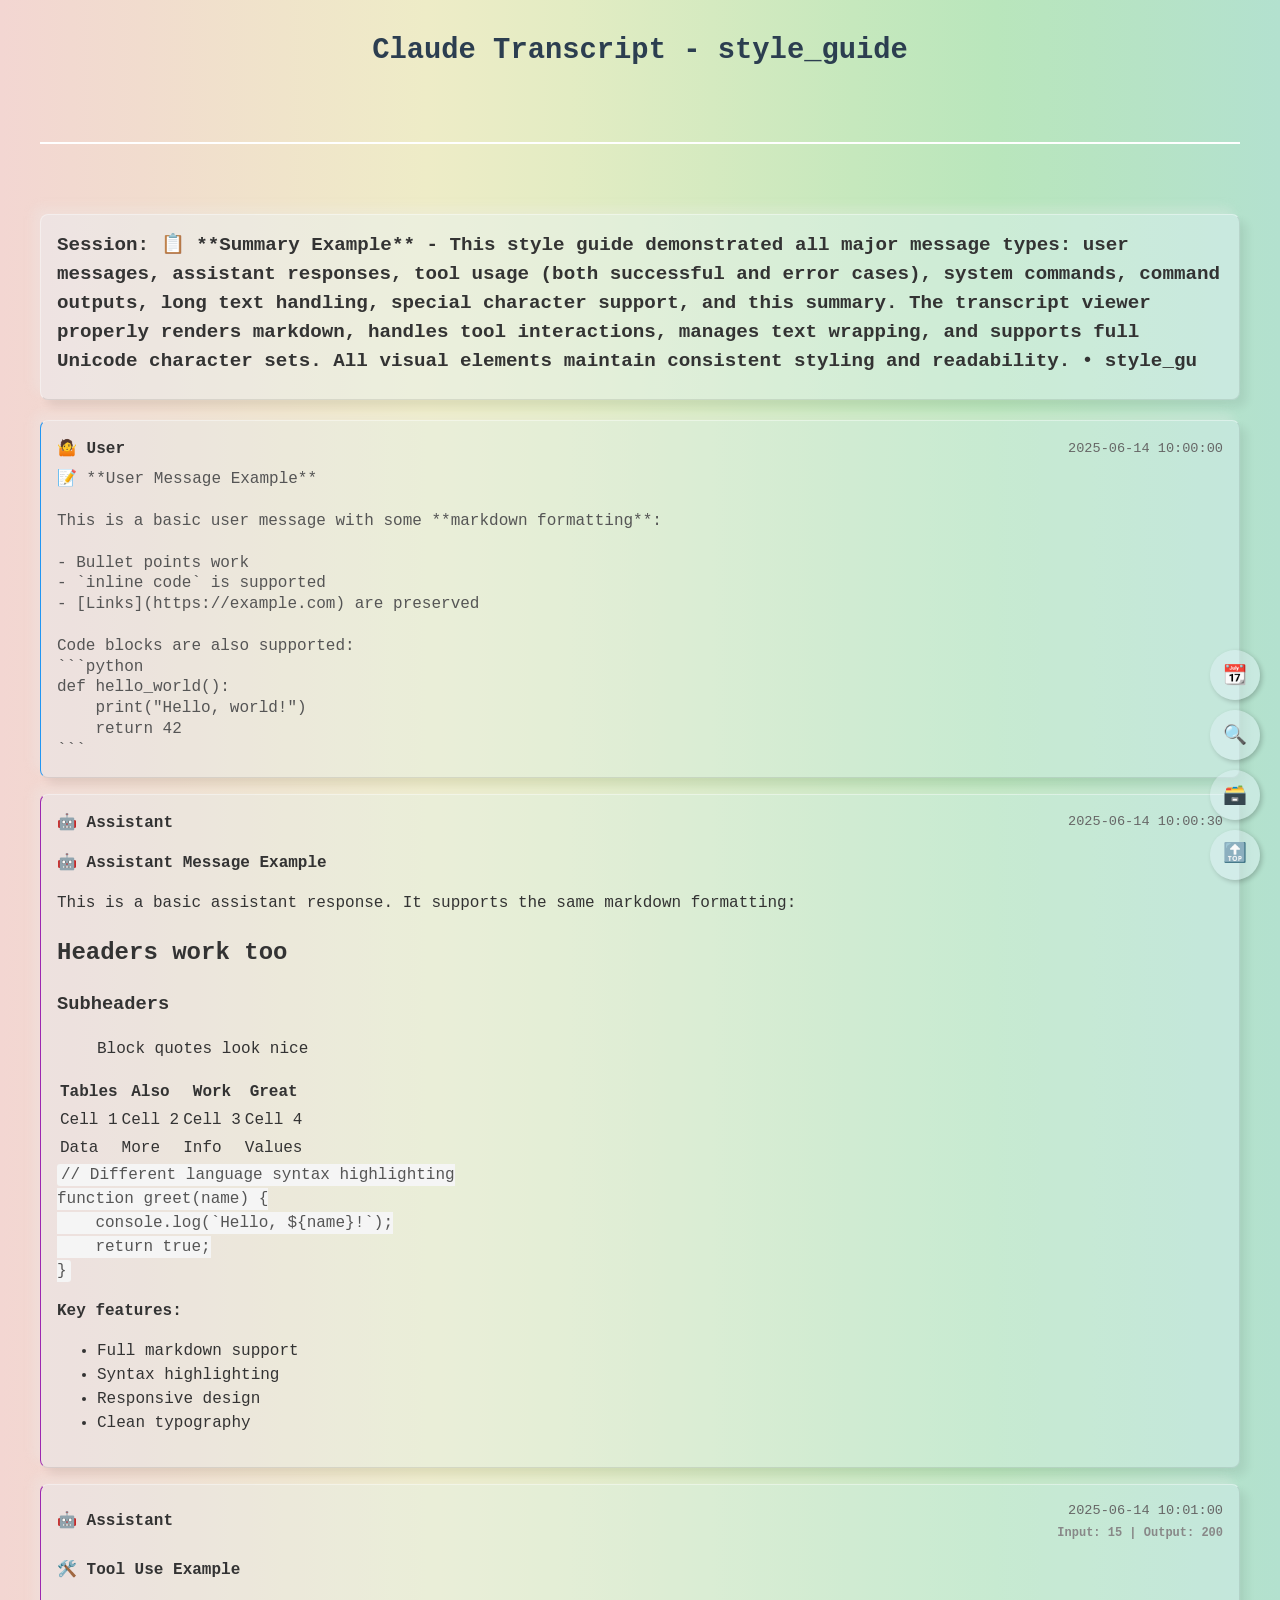
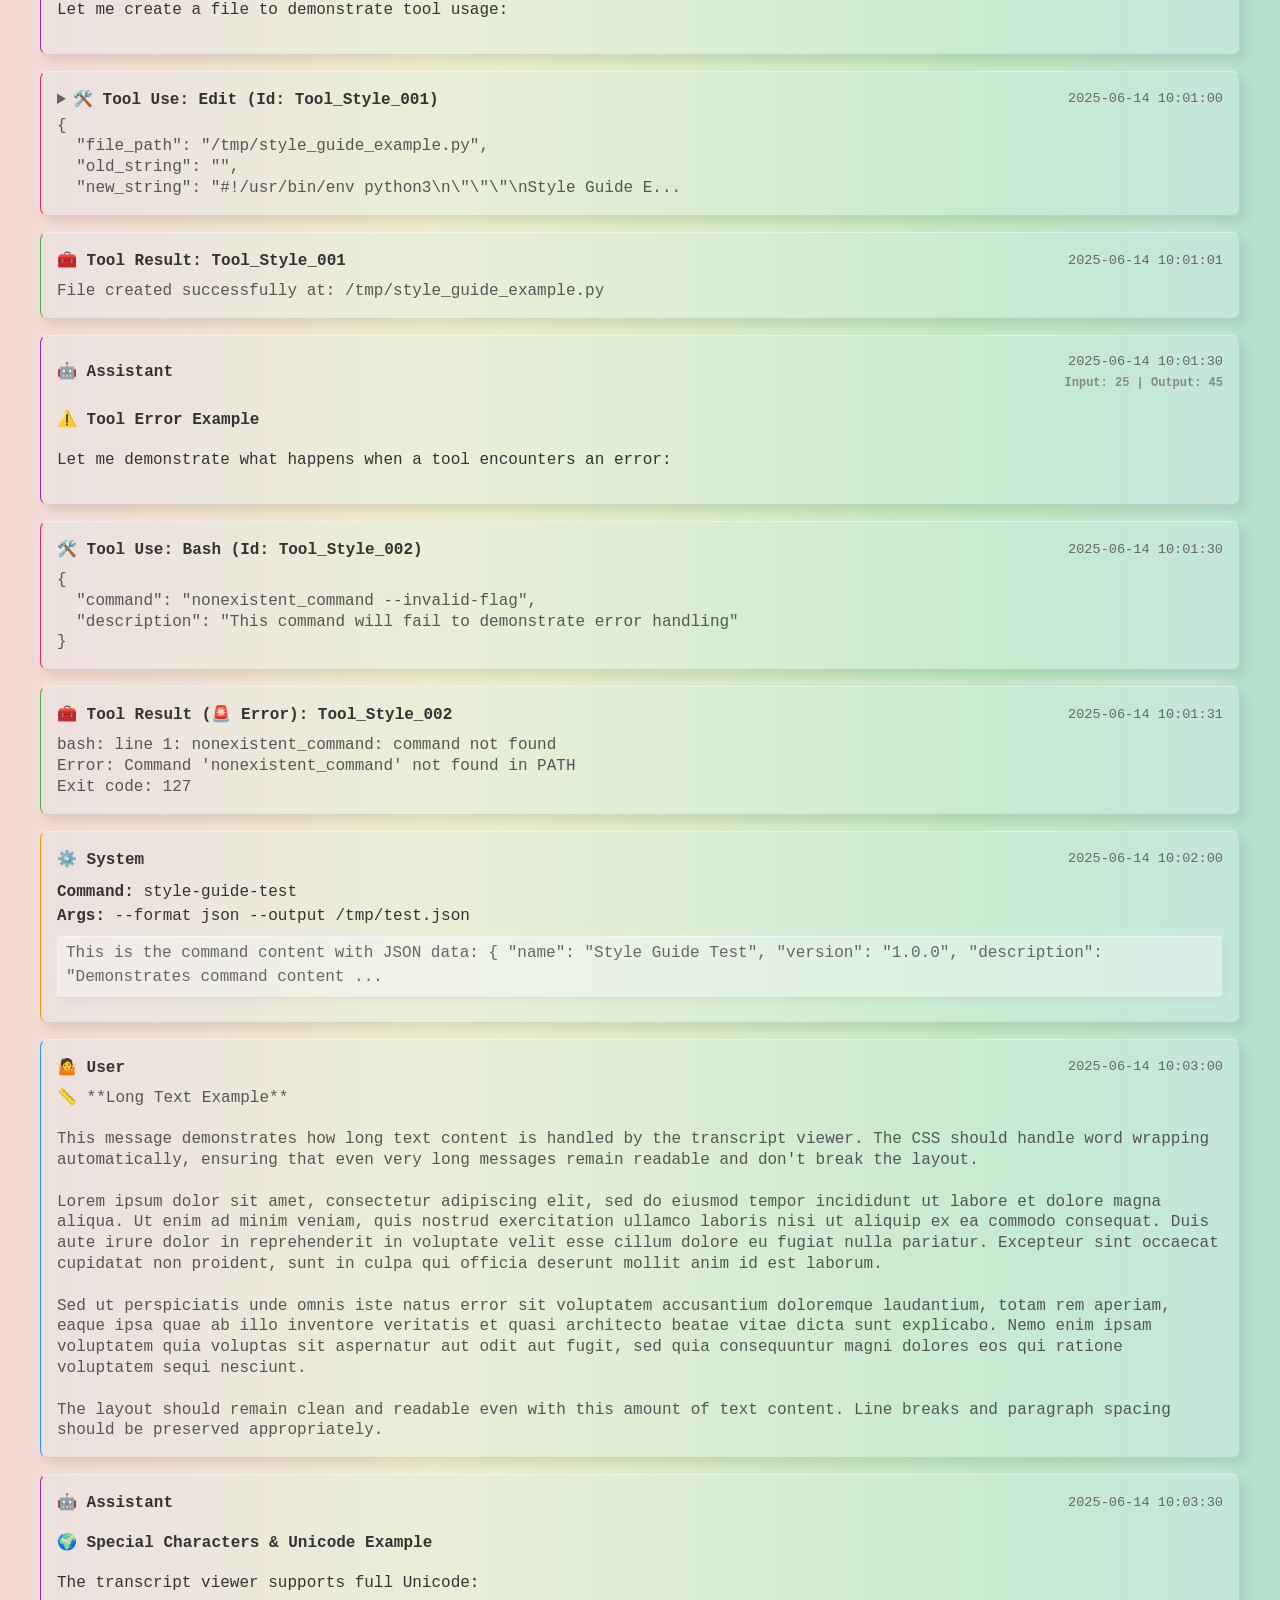
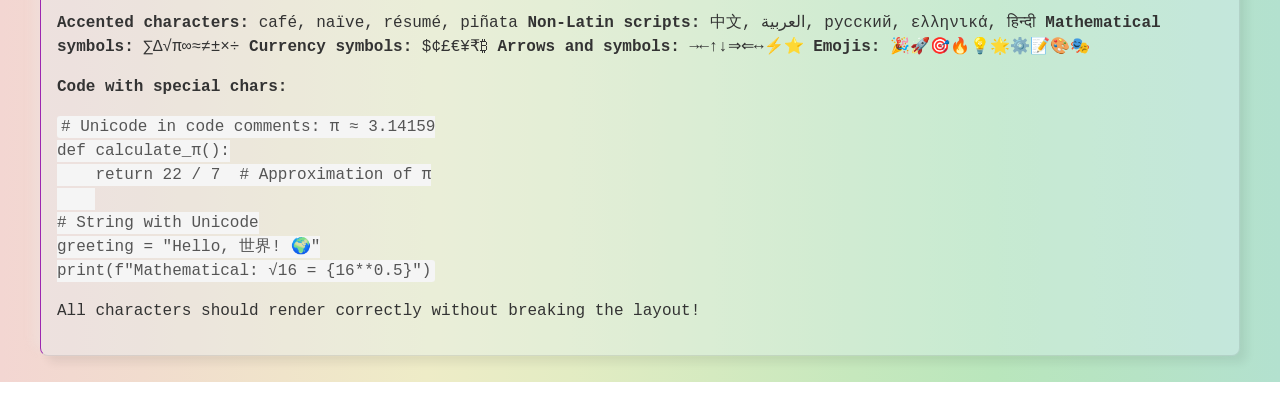
<file: scripts/style_guide_output/transcript_style_guide.html>
<!DOCTYPE html>
<!-- Generated by claude-code-log v0.4.3 -->
<html lang='en'>

<head>
    <meta charset='UTF-8'>
    <meta name='viewport' content='width=device-width, initial-scale=1.0'>
    <title>Claude Transcript - style_guide</title>
    
    <style>
/* Global styles shared across all templates */
body {
    font-family: 'SF Mono', 'Monaco', 'Inconsolata', 'Fira Code', 'Droid Sans Mono', 'Source Code Pro', 'Ubuntu Mono', 'Cascadia Code', 'Menlo', 'Consolas', monospace;
    line-height: 1.5;
    max-width: 1200px;
    margin: 0 auto;
    padding: 10px;
    background: linear-gradient(90deg, #f3d6d2, #f1dcce, #f0e4ca, #eeecc7, #e3ecc3, #d5eac0, #c6e8bd, #b9e6bc, #b6e3c5, #b3e1cf);
    color: #333;
}

h1 {
    text-align: center;
    color: #2c3e50;
    margin-bottom: 20px;
    font-size: 1.8em;
}

/* Common typography */
code {
    background-color: #f5f5f5;
    padding: 2px 4px;
    border-radius: 3px;
    font-family: 'SF Mono', 'Monaco', 'Inconsolata', 'Fira Code', 'Droid Sans Mono', 'Source Code Pro', 'Ubuntu Mono', 'Cascadia Code', 'Menlo', 'Consolas', monospace;
    line-height: 1.5;
}

pre {
    background-color: #12121212;
    padding: 10px;
    border-radius: 5px;
    white-space: pre-wrap;
    word-wrap: break-word;
    word-break: break-word;
    font-family: 'SF Mono', 'Monaco', 'Inconsolata', 'Fira Code', 'Droid Sans Mono', 'Source Code Pro', 'Ubuntu Mono', 'Cascadia Code', 'Menlo', 'Consolas', monospace;
    line-height: 1.5;
}

/* Common card styling */
.card-base {
    background-color: #ffffff66;
    border-radius: 8px;
    padding: 16px;
    box-shadow: -7px -7px 10px #eeeeee44, 7px 7px 10px #00000011;
    border-left: #ffffff66 1px solid;
    border-top: #ffffff66 1px solid;
    border-bottom: #00000017 1px solid;
    border-right: #00000017 1px solid;
}

.card-base:hover {
    box-shadow: -10px -10px 15px #eeeeee66, 10px 10px 15px #00000022;
    transform: translateY(-1px);
    transition: all 0.2s ease;
}

/* Common header styling */
.header {
    font-weight: 600;
    margin-bottom: 8px;
    display: flex;
    justify-content: space-between;
    align-items: center;
    flex-wrap: wrap;
    gap: 8px;
}

/* Timestamps */
.timestamp {
    font-size: 0.85em;
    color: #666;
    font-weight: normal;
}

/* Floating action buttons */
.floating-btn {
    position: fixed;
    right: 20px;
    background-color: #e8f4fd66;
    color: #666;
    border: none;
    border-radius: 50%;
    width: 50px;
    height: 50px;
    font-size: 1.2em;
    line-height: 1;
    cursor: pointer;
    display: flex;
    align-items: center;
    justify-content: center;
    box-shadow: 2px 2px 5px rgba(0, 0, 0, 0.2);
    transition: background-color 0.3s, transform 0.2s;
    z-index: 1000;
    text-decoration: none;
}

.floating-btn:hover {
    background-color: #e8f4fdcc;
    transform: translateY(-2px);
}

.floating-btn:visited {
    color: #666;
}

/* Floating buttons positioning */
.scroll-top.floating-btn {
    bottom: 20px;
}

.toggle-details.floating-btn {
    bottom: 80px;
}

.filter-messages.floating-btn {
    bottom: 140px;
}

.timeline-toggle.floating-btn {
    bottom: 200px;
}
/* Message and content styles */
.message {
    margin-bottom: 1em;
    padding: 1em;
    border-radius: 8px;
    border-left: #ffffff66 1px solid;
    background-color: #e3f2fd55;
    box-shadow: -7px -7px 10px #eeeeee44, 7px 7px 10px #00000011;
    border-top: #ffffff66 1px solid;
    border-bottom: #00000017 1px solid;
    border-right: #00000017 1px solid;
}

.session-divider {
    margin: 70px 0;
    border-top: 2px solid #fff;
}

/* Message type styling */
.user {
    border-left-color: #2196f3;
}

.assistant {
    border-left-color: #9c27b0;
}

.system {
    border-left-color: #ff9800;
}

.system-warning {
    border-left-color: #ff9800;
    background-color: #fff3e088;
}

.system-error {
    border-left-color: #f44336;
    background-color: #ffebee88;
}

.system-info {
    border-left-color: #2196f3;
    background-color: #e3f2fd88;
}

.tool_use {
    border-left-color: #e91e63;
}

.tool_result {
    border-left-color: #4caf50;
}

/* Sidechain message styling */
.sidechain {
    opacity: 0.85;
    background-color: #f8f9fa88;
    border-left-width: 2px;
    border-left-style: dashed;
}

.sidechain .sidechain-indicator {
    color: #666;
    font-size: 0.9em;
    margin-bottom: 5px;
    padding: 2px 6px;
    background-color: #e9ecef88;
    border-radius: 3px;
    display: inline-block;
}

.thinking {
    border-left-color: #9e9e9e;
}

.image {
    border-left-color: #ff5722;
}

/* Session header styling */
.session-header {
    background-color: #e8f4fd66;
    border-radius: 8px;
    padding: 16px;
    margin: 30px 0 20px 0;
    box-shadow: -7px -7px 10px #eeeeee44, 7px 7px 10px #00000011;
    border-left: #ffffff66 1px solid;
    border-top: #ffffff66 1px solid;
    border-bottom: #00000017 1px solid;
    border-right: #00000017 1px solid;
}

.session-header .header {
    margin-bottom: 8px;
    font-size: 1.2em;
}

/* Content styling */
.content {
    word-wrap: break-word;
}

.content>pre {
    background-color: transparent;
    padding: 0;
    border-radius: 0;
}

.header:has(+ .content > details) {
    margin-left: 1em;
}

/* Tool content styling */
.tool-content {
    background-color: #f8f9fa66;
    border-radius: 4px;
    padding: 8px;
    margin: 8px 0;
    overflow-x: auto;
    box-shadow: -4px -4px 10px #eeeeee33, 4px 4px 10px #00000007;
    border-left: #ffffff66 1px solid;
    border-top: #ffffff66 1px solid;
    border-bottom: #00000017 1px solid;
    border-right: #00000017 1px solid;
}

.tool-result {
    background-color: #e8f5e866;
    border-left: #4caf5088 1px solid;
}

.tool-use {
    background-color: #e3f2fd66;
    border-left: #2196f388 1px solid;
}

.thinking-content {
    background-color: #f0f0f066;
    border-left: #66666688 1px solid;
}

.thinking-text {
    font-style: italic;
    white-space: pre-wrap;
    word-wrap: break-word;
    color: #555;
}

.tool-input {
    background-color: #fff3cd66;
    border-radius: 4px;
    padding: 6px;
    margin: 4px 0;
    font-size: 0.9em;
    box-shadow: -7px -7px 10px #eeeeee44, 7px 7px 10px #00000011;
    border-left: #ffffff66 1px solid;
    border-top: #ffffff66 1px solid;
    border-bottom: #00000017 1px solid;
    border-right: #00000017 1px solid;
}

/* Session summary styling */
.session-summary {
    background-color: #ffffff66;
    border-left: #4caf5088 4px solid;
    padding: 12px;
    margin: 8px 0;
    border-radius: 0 4px 4px 0;
    font-style: italic;
    box-shadow: -7px -7px 10px #eeeeee44, 7px 7px 10px #00000011;
    border-top: #ffffff66 1px solid;
    border-bottom: #00000017 1px solid;
    border-right: #00000017 1px solid;
}

/* Collapsible details styling */
details summary {
    cursor: pointer;
    color: #666;
}

.collapsible-details {
    margin-top: -2em;
}

.collapsible-details summary {
    position: relative;
    cursor: pointer;
}

/* Preview content styling - shown when closed */
.collapsible-details:not([open]) .preview-content {
    margin-top: 4px;
}

/* Hide preview content when details is open */
.collapsible-details[open] .preview-content {
    display: none;
}

/* Style the full details content */
.details-content {
    margin-top: 4px;
}

/* Hide details content when closed */
.collapsible-details:not([open]) .details-content {
    display: none;
}

/* Style pre and other elements within details content */
.content pre {
    background-color: transparent;
    padding: 0;
    margin: 0;
    color: #555;
    line-height: 1.3;
    white-space: pre-wrap;
    word-wrap: break-word;
}

/* Message filtering */
.message.filtered-hidden {
    display: none;
}
/* Session navigation styles */
.navigation {
    background-color: #f8f9fa66;
    border-radius: 8px;
    padding: 16px;
    margin-bottom: 24px;
    box-shadow: -7px -7px 10px #eeeeee44, 7px 7px 10px #00000011;
    border-left: #ffffff66 1px solid;
    border-top: #ffffff66 1px solid;
    border-bottom: #00000017 1px solid;
    border-right: #00000017 1px solid;
}

.navigation h2 {
    margin: 0 0 12px 0;
    font-size: 1.2em;
    color: #495057;
}

.session-nav {
    margin-top: 1em;
    display: grid;
    gap: 8px;
}

.session-link {
    padding: 8px 12px;
    background-color: #ffffff66;
    border: 1px solid #dee2e6;
    border-radius: 4px;
    text-decoration: none;
    color: #495057;
    transition: background-color 0.2s;
}

.session-link:hover {
    background-color: #ffffff99;
}

.session-link-title {
    font-weight: 600;
    font-size: 0.9em;
}

.session-link-meta {
    font-size: 0.8em;
    color: #6c757d;
    margin-top: 2px;
}

/* Project-specific session navigation */
.project-sessions {
    margin-top: 15px;
    border-top: 1px solid #dee2e6;
    padding-top: 15px;
}

.project-sessions h4 {
    margin: 0 0 10px 0;
    font-size: 0.9em;
    color: #495057;
    font-weight: 600;
}

.project-sessions .session-link {
    padding: 6px 8px;
    font-size: 0.8em;
    margin-bottom: 4px;
}

.project-sessions .session-link-title {
    font-size: 0.85em;
}

.project-sessions .session-link-meta {
    font-size: 0.75em;
}

/* Combined transcript link */
.combined-transcript-link {
    display: inline-block;
    padding: 8px 12px;
    background-color: #ffffff66;
    border: 1px solid #dee2e6;
    border-radius: 4px;
    text-decoration: none;
    color: #495057;
    font-weight: 500;
    transition: background-color 0.2s;
}

.combined-transcript-link:hover {
    background-color: #ffffff99;
    text-decoration: none;
}
/* Filter toolbar and controls */
.filter-toolbar {
    background-color: #f8f9fa66;
    border-radius: 8px;
    padding: 12px 16px;
    margin-bottom: 16px;
    box-shadow: -7px -7px 10px #eeeeee44, 7px 7px 10px #00000011;
    border-left: #ffffff66 1px solid;
    border-top: #ffffff66 1px solid;
    border-bottom: #00000017 1px solid;
    border-right: #00000017 1px solid;
    display: none;
    position: sticky;
    top: 0;
    z-index: 100;
    backdrop-filter: blur(8px);
}

.filter-toolbar.visible {
    display: grid;
    grid-template-columns: auto 1fr auto;
    align-items: center;
    gap: 16px;
}

.filter-label {
    white-space: nowrap;
}

.filter-toggles {
    display: flex;
    flex-wrap: wrap;
    align-items: center;
    gap: 8px;
    justify-content: center;
}

.filter-toolbar h3 {
    margin: 0;
    font-size: 1em;
    color: #495057;
    font-weight: 600;
}

.filter-toggle {
    padding: 6px 12px;
    border: 1px solid #dee2e6;
    border-radius: 20px;
    background-color: transparent;
    color: #495057;
    font-size: 0.85em;
    font-weight: 500;
    cursor: pointer;
    transition: all 0.2s;
    display: flex;
    align-items: center;
    gap: 4px;
    white-space: nowrap;
}

.filter-toggle:hover {
    background-color: #ffffff99;
    transform: translateY(-1px);
}

.filter-toggle.active {
    background-color: #ffffffaa;
}

.filter-toggle.active:hover {
    background-color: #ffffff66;
}

.filter-actions {
    display: flex;
    gap: 6px;
    white-space: nowrap;
}

.filter-action-btn {
    padding: 4px 8px;
    border: 1px solid #dee2e6;
    border-radius: 4px;
    background-color: #ffffff66;
    color: #6c757d;
    font-size: 0.75em;
    cursor: pointer;
    transition: background-color 0.2s;
}

.filter-action-btn:hover {
    background-color: #ffffff99;
}

.filter-toggle .count {
    opacity: 0.7;
    font-size: 0.9em;
    margin-left: 2px;
}

.filter-toggle.active .count {
    opacity: 1;
}

.filter-messages.active {
    background-color: #fff3cd;
}
/* TodoWrite tool styling */
.todo-write {
    background-color: #f0f8ff66;
    border-left: #4169e188 3px solid;
    font-family: -apple-system, BlinkMacSystemFont, 'Segoe UI', 'Roboto', 'Helvetica Neue', Arial, sans-serif;
}

.tool-header {
    font-weight: 600;
    margin-bottom: 12px;
    color: #2c3e50;
    font-size: 1.1em;
}

.todo-list {
    background-color: #ffffff66;
    border-radius: 6px;
    padding: 8px;
    box-shadow: -7px -7px 10px #eeeeee44, 7px 7px 10px #00000011;
    border-left: #ffffff66 1px solid;
    border-top: #ffffff66 1px solid;
    border-bottom: #00000017 1px solid;
    border-right: #00000017 1px solid;
}

.todo-item {
    display: flex;
    align-items: center;
    gap: 8px;
    padding: 8px 4px;
    border-bottom: 1px solid #f0f3f6;
    transition: background-color 0.2s ease;
}

.todo-item:last-child {
    border-bottom: none;
}

.todo-item:hover {
    background-color: #f8f9fa;
}

.todo-item.completed {
    opacity: 0.7;
}

.todo-item.completed .todo-content {
    text-decoration: line-through;
    color: #6c757d;
}

.todo-item input[type="checkbox"] {
    margin: 0;
    cursor: default;
}

.todo-status {
    font-size: 1.1em;
    line-height: 1;
}

.todo-content {
    flex: 1;
    color: #333;
    font-weight: 500;
}

.todo-id {
    font-size: 0.8em;
    color: #6c757d;
    font-weight: normal;
}

/* Priority-based left border colors */
.todo-item.high {
    border-left: 3px solid #dc3545;
}

.todo-item.medium {
    border-left: 3px solid #ffc107;
}

.todo-item.low {
    border-left: 3px solid #28a745;
}

/* Status-based background tints */
.todo-item.in_progress {
    background-color: #fff3cd;
}

.todo-item.completed {
    background-color: #d4edda;
}
/* Timeline-specific styles for vis-timeline */

/* Timeline toggle button styling */
.timeline-toggle.active {
    background-color: #fff3cd;
}

/* Timeline container positioning and styling */
#timeline-container {
    margin-bottom: 20px;
    box-shadow: 0 2px 4px rgba(0, 0, 0, 0.1);
    transition: top 0.3s ease;
    position: relative;
}

/* Timeline resize handle styling */
#timeline-resize-handle {
    transition: background 0.2s ease;
}

#timeline-resize-handle:hover {
    background: linear-gradient(to bottom, transparent, #bbb) !important;
}

#timeline-resize-handle:hover>div {
    background: #777 !important;
}

#timeline-resize-handle:active {
    background: linear-gradient(to bottom, transparent, #999) !important;
}

#timeline-resize-handle:active>div {
    background: #555 !important;
}

/* vis-timeline customizations */
.vis-timeline {
    border: none !important;
}

.vis-labelset .vis-label {
    font-size: 12px !important;
    font-weight: 500 !important;
    color: #495057 !important;
}

/* Timeline items styling */
.vis-item {
    border-radius: 4px !important;
    border: 1px solid #ddd !important;
    font-size: 11px !important;
    /* Stuck item workaround, see: https://github.com/visjs/vis-timeline/issues/494#issuecomment-1638974075 */
    transform: scale(0);
}

.vis-item .vis-item-content {
    padding: 2px 4px !important;
}

.vis-item.vis-selected {
    border-color: #007bff !important;
    box-shadow: 0 0 0 2px rgba(0, 123, 255, 0.25) !important;
}

/* Message type specific styling */
.vis-item.timeline-item-user {
    background-color: #e3f2fd !important;
    border-color: #2196f3 !important;
}

.vis-item.timeline-item-assistant {
    background-color: #f3e5f5 !important;
    border-color: #9c27b0 !important;
}

.vis-item.timeline-item-tool_use {
    background-color: #fff8e1 !important;
    border-color: #ffc107 !important;
}

.vis-item.timeline-item-tool_result {
    background-color: #e8f5e8 !important;
    border-color: #4caf50 !important;
}

.vis-item.timeline-item-thinking {
    background-color: #fce4ec !important;
    border-color: #e91e63 !important;
}

.vis-item.timeline-item-system {
    background-color: #ffeee1 !important;
    border-color: #ff8707 !important;
}

.vis-item.timeline-item-image {
    background-color: #e1f5fe !important;
    border-color: #00bcd4 !important;
}

.vis-item.timeline-item-sidechain {
    background-color: #f5f5f5 !important;
    border-color: #9e9e9e !important;
}

/* Hide filtered timeline items */
.vis-item.timeline-filtered-hidden {
    display: none !important;
}

/* Timeline axis styling */
.vis-time-axis {
    border-top: 1px solid #ddd !important;
}

.vis-time-axis .vis-text {
    font-size: 11px !important;
    color: #666 !important;
}

/* Timeline navigation controls */
.vis-navigation {
    font-size: 12px !important;
}

/* Hide vis-timeline watermark if present */
.vis-timeline .vis-custom-time {
    display: none !important;
}

.vis-tooltip {
    max-width: 700px;
    padding: 1em !important;
    white-space: normal !important;
    font-family: inherit !important;
}

.vis-tooltip pre {
    margin: 0;
    padding: 0;
    background-color: transparent;
}

.vis-tooltip img {
    max-width: 700px;
}

.vis-tooltip div {
    white-space: normal;
}
    </style>
</head>

<body>
    <h1 id="title">Claude Transcript - style_guide</h1>

    <!-- Timeline Component -->
    <!-- Timeline Component Template -->
<!-- vis-timeline integration for transcript visualization -->

<div id="timeline-container"
    style="display: none; position: sticky; top: 0; z-index: 100; background: white; border-bottom: 1px solid #ddd; width: 100vw; margin-left: calc(-50vw + 50%); overflow: hidden; min-height: 150px; max-height: 80vh;">
    <div id="timeline-visualization" style="height: calc(100% - 8px); width: 100%;"></div>
    <div id="timeline-resize-handle"
        style="position: absolute; bottom: 0; left: 0; right: 0; height: 8px; background: linear-gradient(to bottom, transparent, #ddd); cursor: ns-resize; display: flex; align-items: center; justify-content: center;">
        <div style="width: 40px; height: 3px; background: #999; border-radius: 2px;"></div>
    </div>
</div>

<script id="timeline-script">
    // Timeline functionality - inline for self-contained HTML
    (function () {
        let timeline = null;
        let items = null;
        let groups = null;
        let isTimelineLoaded = false;
        let timelineIdToElement = new Map(); // Map timeline IDs to DOM elements
        let isResizing = false;

        // Message type to group mapping
        const messageTypeGroups = {
            'user': { id: 'user', content: '🤷 User', style: 'background-color: #e3f2fd;' },
            'assistant': { id: 'assistant', content: '🤖 Assistant', style: 'background-color: #f3e5f5;' },
            'tool_use': { id: 'tool_use', content: '🛠️ Tool Use', style: 'background-color: #fff3e0;' },
            'tool_result': { id: 'tool_result', content: '🧰 Tool Result', style: 'background-color: #e8f5e8;' },
            'thinking': { id: 'thinking', content: '💭 Thinking', style: 'background-color: #fce4ec;' },
            'system': { id: 'system', content: '⚙️ System', style: 'background-color: #ffeee1;' },
            'image': { id: 'image', content: '🖼️ Image', style: 'background-color: #e1f5fe;' },
            'sidechain': { id: 'sidechain', content: '🔗 Sub-assistant', style: 'background-color: #f5f5f5;' }
        };

        // Build timeline data from messages
        function buildTimelineData() {
            let latestTimeString = '1970-01-01 00:00:00';
            const timelineItems = [];
            const timelineGroups = [];
            const usedGroups = new Set();

            // Clear existing mapping
            timelineIdToElement.clear();

            // Get all messages from the page (including filtered ones - we'll hide them with CSS)
            const messages = document.querySelectorAll('.message:not(.session-header)');

            messages.forEach((messageEl, index) => {
                // Extract message data - handle both simple and complex CSS classes
                const classList = Array.from(messageEl.classList);
                let messageType = 'system'; // Default fallback

                // Check for sidechain first (sub-assistant messages)
                if (classList.includes('sidechain')) {
                    messageType = 'sidechain';
                } else if (classList.includes('system-warning') || classList.includes('system-error') || classList.includes('system-info')) {
                    messageType = 'system';
                } else {
                    // Look for standard message types
                    messageType = classList.find(cls =>
                        ['user', 'assistant', 'tool_use', 'tool_result', 'thinking', 'system', 'image'].includes(cls)
                    ) || 'system';
                }

                const timestampEl = messageEl.querySelector('.timestamp');
                if (!timestampEl) return; // Skip if no timestamp
                const timestamp = timestampEl.textContent.trim();
                if (timestamp > latestTimeString) latestTimeString = timestamp;

                // Get message content preview
                const contentEl = messageEl.querySelector('.content');
                let content = '';
                if (contentEl) {
                    let textContent = contentEl.textContent || contentEl.innerText || '';

                    // For system messages, try to extract just the message without the prefix
                    if (messageType === 'system') {
                        // System messages often have format like "⚠️ System Warning: message content"
                        const systemMatch = textContent.match(/^[⚠️❌ℹ️]?\s*System\s+\w+:\s*(.+)$/);
                        if (systemMatch) {
                            textContent = systemMatch[1];
                        }
                    }

                    content = textContent.length > 100 ? textContent.substring(0, 100) + '...' : textContent;
                }

                // For tool_use messages, try to extract the tool name
                if (messageType === 'tool_use') {
                    // Try to extract tool name from JSON content
                    const nameMatch = content.match(/"name":\s*"([^"]+)"/);
                    if (nameMatch) {
                        const toolName = nameMatch[1];
                        content = toolName + ': ' + content.replace(/"name":\s*"[^"]+",?\s*/, '');
                    } else {
                        // Fallback: try to extract from header if available
                        const headerEl = messageEl.querySelector('.header span');
                        if (headerEl) {
                            const headerText = headerEl.textContent || '';
                            const toolMatch = headerText.match(/🛠️\s*(.+) \(Id:.*/);
                            if (toolMatch) {
                                content = toolMatch[1].replace("Tool Use: ", "") + (content ? ': ' + content : '');
                            }
                        }
                    }
                }

                // Add group if not already added
                if (!usedGroups.has(messageType)) {
                    timelineGroups.push(messageTypeGroups[messageType]);
                    usedGroups.add(messageType);
                }

                // Store mapping for click handling
                timelineIdToElement.set(index, messageEl);

                // Format tooltip content with proper containment and styling
                let title = contentEl.innerHTML;
                title = title.includes("<pre") ? title : `<pre>${title}</pre>`;

                // Clean up collapsible details for tooltip display
                if (title.includes("<details")) {
                    title = title.replace(/(<summary>.*<\/summary>)/gs, '').replace(/<details class="collapsible-details">(.*?)<\/details>/gs, (m, p) => p)
                }

                // Clean up excessive whitespace in pre tags
                title = title.replace(/<pre([^>]*)>[\s\r\n]+(.*?)[\s\r\n]+<\/pre>/gs, (m, attrs, content) => `<pre${attrs}>${content}</pre>`)

                // Adjust content display based on message type
                let displayContent = content || messageTypeGroups[messageType].content;

                // Check for sidechain context regardless of primary message type
                if (classList.includes('sidechain')) {
                    // Override group for sidechain messages, but preserve the content
                    messageType = 'sidechain';

                    // For sidechain messages, prefix with appropriate icon based on original type
                    if (classList.includes('user')) {
                        displayContent = '📝 ' + (content || 'Sub-assistant prompt');
                    } else if (classList.includes('assistant')) {
                        displayContent = '🔗 ' + (content || 'Sub-assistant response');
                    } else if (classList.includes('tool_use')) {
                        displayContent = '🔗 ' + (content || 'Sub-assistant tool use');
                    } else if (classList.includes('tool_result')) {
                        displayContent = '🔗 ' + (content || 'Sub-assistant tool result');
                    } else {
                        displayContent = '🔗 ' + (content || 'Sub-assistant');
                    }
                }

                // Create timeline item
                const timelineItem = {
                    id: index,
                    content: displayContent,
                    start: timestamp,
                    group: messageType,
                    title,
                    className: `timeline-item-${messageType}`
                };

                timelineItems.push(timelineItem);
            });

            // Set timeline window to show last hour by default, with padding after the last message
            const timelineEnd = new Date(new Date(latestTimeString).getTime() + 60 * 60 * 1000); // 1 hour after latest
            const timelineStart = new Date(timelineEnd.getTime() - 2 * 60 * 60 * 1000); // 2 hours total window (1 hour before latest + 1 hour after)

            return { timelineItems, timelineGroups, timelineEnd, timelineStart };
        }

        // Filter timeline items based on current message filters
        function applyFilters() {
            if (!timeline || !groups) return;

            // Get active filter types from filter toggles
            const activeTypes = Array.from(document.querySelectorAll('.filter-toggle.active'))
                .map(toggle => toggle.dataset.type);

            // Update groups visibility based on filter states
            const updatedGroups = groups.map(group => ({
                ...group,
                visible: activeTypes.includes(group.id)
            }));

            // Update timeline groups
            timeline.setGroups(updatedGroups);
        }

        // Handle timeline item click - scroll to corresponding message
        function onTimelineSelect(event) {
            const selection = timeline.getSelection();
            if (selection.length > 0) {
                const itemId = selection[0];
                const messageEl = timelineIdToElement.get(itemId);
                if (messageEl) {
                    // Calculate timeline height for proper scroll positioning
                    const timelineContainer = document.getElementById('timeline-container');
                    const timelineHeight = timelineContainer ? timelineContainer.offsetHeight : 0;

                    // Scroll so message top aligns with timeline bottom
                    const elementTop = messageEl.offsetTop;
                    const scrollPosition = elementTop - timelineHeight - 10; // 10px padding

                    window.scrollTo({
                        top: Math.max(0, scrollPosition),
                        behavior: 'smooth'
                    });

                    // Highlight the message briefly
                    messageEl.style.backgroundColor = '#fff3cd';
                    setTimeout(() => {
                        messageEl.style.backgroundColor = '';
                    }, 2000);
                }
            }
        }

        // Initialize timeline
        function initTimeline() {
            if (timeline) return; // Already initialized

            console.log('Initializing vis-timeline...');

            const container = document.getElementById('timeline-visualization');
            if (!container) {
                console.error('Timeline container not found');
                return;
            }

            // Build timeline data
            const { timelineItems, timelineGroups, timelineEnd, timelineStart } = buildTimelineData();
            items = timelineItems
            groups = timelineGroups
            if (items.length === 0) {
                console.warn('No timeline items found');
                return;
            }

            // Timeline options
            const options = {
                height: '100%',
                stack: true,
                showCurrentTime: true,
                zoomMin: 1000 * 1, // 1 second
                zoomMax: 1000 * 60 * 60 * 24 * 30, // 30 days
                start: timelineStart,
                end: timelineEnd,
                orientation: 'top',
                align: 'left',
                tooltip: {
                    // FIXME: This followMouse doesn't work for some reason and the tooltip box gets cut off for the bottom timeline boxes
                    followMouse: true,
                    overflowMethod: 'cap'
                },
                margin: {
                    item: 2,
                    axis: 2
                },
                groupOrder: (a, b) => {
                    const order = ['user', 'assistant', 'sidechain', 'tool_use', 'tool_result', 'thinking', 'system', 'image'];
                    return order.indexOf(a.id) - order.indexOf(b.id);
                }
            };

            // Create timeline
            timeline = new vis.Timeline(container, new vis.DataSet(items), new vis.DataSet(groups), options);

            // Make timeline available globally for debugging
            window.timeline = timeline;

            // Add event listeners
            timeline.on('select', onTimelineSelect);

            // Apply current filters
            applyFilters();

            console.log('Timeline initialized with', items.length, 'items and', groups.length, 'groups');
        }

        // Load vis-timeline library dynamically
        function loadVisTimeline() {
            return new Promise((resolve, reject) => {
                if (window.vis && window.vis.Timeline) {
                    resolve();
                    return;
                }

                console.log('Loading vis-timeline from CDN...');

                // Load CSS first
                const link = document.createElement('link');
                link.rel = 'stylesheet';
                link.href = 'https://unpkg.com/vis-timeline/styles/vis-timeline-graph2d.min.css';
                document.head.appendChild(link);

                // Load JavaScript
                const script = document.createElement('script');
                script.src = 'https://unpkg.com/vis-timeline/standalone/umd/vis-timeline-graph2d.min.js';
                script.onload = () => {
                    console.log('vis-timeline loaded successfully');
                    isTimelineLoaded = true;
                    resolve();
                };
                script.onerror = () => {
                    console.error('Failed to load vis-timeline');
                    reject(new Error('Failed to load vis-timeline'));
                };
                document.head.appendChild(script);
            });
        }

        // Toggle timeline visibility
        function toggleTimeline() {
            const container = document.getElementById('timeline-container');
            const button = document.getElementById('toggleTimeline');

            if (container.style.display === 'none') {
                // Show timeline
                button.classList.add('active');
                button.title = 'Hide timeline';
                button.textContent = '🗓️';

                // Load vis-timeline if needed and show timeline
                loadVisTimeline().then(() => {
                    container.style.display = 'block';
                    // Set default height if not already set
                    if (!container.style.height) {
                        container.style.height = '30vh';
                    }
                    // Wait for container to be visible, then initialize
                    setTimeout(() => {
                        initTimeline();
                        initTimelineResize();
                    }, 100);
                }).catch(error => {
                    console.error('Error loading timeline:', error);
                    alert('Failed to load timeline. Please check your internet connection.');
                    container.style.display = 'none';
                    button.classList.remove('active');
                    button.title = 'Show timeline';
                    button.textContent = '📆';
                });
            } else {
                // Hide timeline
                container.style.display = 'none';
                button.classList.remove('active');
                button.title = 'Show timeline';
                button.textContent = '📆';
            }
        }

        // Update timeline position when filter bar is toggled
        function updateTimelinePosition() {
            const container = document.getElementById('timeline-container');
            const filterToolbar = document.querySelector('.filter-toolbar');

            if (container && filterToolbar) {
                const filterHeight = filterToolbar.offsetHeight;
                const computedStyle = getComputedStyle(filterToolbar);
                const isFilterVisible = computedStyle.display !== 'none' &&
                    computedStyle.visibility !== 'hidden' &&
                    filterHeight > 0;

                container.style.top = isFilterVisible ? `${filterHeight}px` : '0px';
            }
        }

        // Initialize timeline resizing functionality
        function initTimelineResize() {
            const container = document.getElementById('timeline-container');
            const resizeHandle = document.getElementById('timeline-resize-handle');

            if (!container || !resizeHandle) return;

            let startY = 0;
            let startHeight = 0;

            function handleMouseDown(e) {
                isResizing = true;
                startY = e.clientY;
                startHeight = container.offsetHeight;

                document.addEventListener('mousemove', handleMouseMove);
                document.addEventListener('mouseup', handleMouseUp);

                // Prevent text selection during resize
                document.body.style.userSelect = 'none';
                e.preventDefault();
            }

            function handleMouseMove(e) {
                if (!isResizing) return;

                const deltaY = e.clientY - startY;
                const newHeight = Math.max(150, Math.min(window.innerHeight * 0.8, startHeight + deltaY));

                container.style.height = newHeight + 'px';

                // Trigger timeline redraw if needed
                if (timeline) {
                    timeline.redraw();
                }
            }

            function handleMouseUp() {
                isResizing = false;
                document.removeEventListener('mousemove', handleMouseMove);
                document.removeEventListener('mouseup', handleMouseUp);
                document.body.style.userSelect = '';
            }

            // Add mouse event listeners
            resizeHandle.addEventListener('mousedown', handleMouseDown);

            // Also allow resizing by dragging the container bottom edge
            container.addEventListener('mousedown', function (e) {
                const rect = container.getBoundingClientRect();
                if (e.clientY >= rect.bottom - 8) {
                    handleMouseDown(e);
                }
            });
        }

        // Export functions to global scope
        window.toggleTimeline = toggleTimeline;
        window.applyTimelineFilters = applyFilters;
        window.updateTimelinePosition = updateTimelinePosition;

        // Hook into existing systems
        document.addEventListener('DOMContentLoaded', function () {
            // Listen for filter changes
            const filterToggles = document.querySelectorAll('.filter-toggle');
            filterToggles.forEach(toggle => {
                toggle.addEventListener('click', function () {
                    setTimeout(applyFilters, 50);
                });
            });

            // Listen for select all/none buttons
            const selectAllButton = document.getElementById('selectAll');
            const selectNoneButton = document.getElementById('selectNone');
            if (selectAllButton) {
                selectAllButton.addEventListener('click', function () {
                    setTimeout(applyFilters, 50);
                });
            }
            if (selectNoneButton) {
                selectNoneButton.addEventListener('click', function () {
                    setTimeout(applyFilters, 50);
                });
            }

            // Listen for filter toolbar visibility changes
            const filterButton = document.getElementById('filterMessages');
            const closeFiltersButton = document.getElementById('closeFilters');

            if (filterButton) {
                filterButton.addEventListener('click', function () {
                    setTimeout(updateTimelinePosition, 50);
                });
            }

            if (closeFiltersButton) {
                closeFiltersButton.addEventListener('click', function () {
                    setTimeout(updateTimelinePosition, 50);
                });
            }

            // Update timeline position on window resize
            window.addEventListener('resize', updateTimelinePosition);
        });
    })();
</script>

    <!-- Filter Toolbar -->
    <div class="filter-toolbar">
        <div class="filter-label">
            <h3>Filter:</h3>
        </div>
        <div class="filter-toggles">
            <button class="filter-toggle active" data-type="user">🤷 User <span class="count">(0)</span></button>
            <button class="filter-toggle active" data-type="assistant">🤖 Assistant <span
                    class="count">(0)</span></button>
            <button class="filter-toggle active" data-type="sidechain">🔗 Sub-assistant <span
                    class="count">(0)</span></button>
            <button class="filter-toggle active" data-type="system">⚙️ System <span class="count">(0)</span></button>
            <button class="filter-toggle active" data-type="tool_use">🛠️ Tool Use <span
                    class="count">(0)</span></button>
            <button class="filter-toggle active" data-type="tool_result">🧰 Tool Results <span
                    class="count">(0)</span></button>
            <button class="filter-toggle active" data-type="thinking">💭 Thinking <span
                    class="count">(0)</span></button>
            <button class="filter-toggle active" data-type="image">🖼️ Images <span class="count">(0)</span></button>
        </div>
        <div class="filter-actions">
            <button class="filter-action-btn" id="selectAll">All</button>
            <button class="filter-action-btn" id="selectNone">None</button>
            <button class="filter-action-btn" id="closeFilters" title="Close filters">✕</button>
        </div>
    </div>

    

    
    
    <div class="session-divider"></div>
    <div id='session-style_guide' class='message session-header'>
        <div class='header'>Session: 📋 **Summary Example** - This style guide demonstrated all major message types: user messages, assistant responses, tool usage (both successful and error cases), system commands, command outputs, long text handling, special character support, and this summary. The transcript viewer properly renders markdown, handles tool interactions, manages text wrapping, and supports full Unicode character sets. All visual elements maintain consistent styling and readability. • style_gu</div>
        

    </div>
    
    
    
    <div class='message user'>
        <div class='header'>
            <span>🤷 User</span>
            <div style='display: flex; flex-direction: column; align-items: flex-end; gap: 2px;'>
                <span class='timestamp'>2025-06-14 10:00:00</span>
                
            </div>
        </div>
        <div class='content'><pre>📝 **User Message Example**

This is a basic user message with some **markdown formatting**:

- Bullet points work
- `inline code` is supported
- [Links](https://example.com) are preserved

Code blocks are also supported:
```python
def hello_world():
    print(&quot;Hello, world!&quot;)
    return 42
```</pre></div>
    </div>
    
    
    
    <div class='message assistant'>
        <div class='header'>
            <span>🤖 Assistant</span>
            <div style='display: flex; flex-direction: column; align-items: flex-end; gap: 2px;'>
                <span class='timestamp'>2025-06-14 10:00:30</span>
                
            </div>
        </div>
        <div class='content'><p>🤖 <strong>Assistant Message Example</strong></p>
<p>This is a basic assistant response. It supports the same markdown formatting:</p>
<h2>Headers work too</h2>
<h3>Subheaders</h3>
<blockquote>
<p>Block quotes look nice</p>
</blockquote>
<table>
<thead>
<tr>
  <th>Tables</th>
  <th>Also</th>
  <th>Work</th>
  <th>Great</th>
</tr>
</thead>
<tbody>
<tr>
  <td>Cell 1</td>
  <td>Cell 2</td>
  <td>Cell 3</td>
  <td>Cell 4</td>
</tr>
<tr>
  <td>Data</td>
  <td>More</td>
  <td>Info</td>
  <td>Values</td>
</tr>
</tbody>
</table>
<pre><code class="language-javascript">// Different language syntax highlighting
function greet(name) {
    console.log(`Hello, ${name}!`);
    return true;
}
</code></pre>
<p><strong>Key features:</strong></p>
<ul>
<li>Full markdown support</li>
<li>Syntax highlighting</li>
<li>Responsive design</li>
<li>Clean typography</li>
</ul>
</div>
    </div>
    
    
    
    <div class='message assistant'>
        <div class='header'>
            <span>🤖 Assistant</span>
            <div style='display: flex; flex-direction: column; align-items: flex-end; gap: 2px;'>
                <span class='timestamp'>2025-06-14 10:01:00</span>
                
                <span class='token-usage' style='font-size: 0.75em; color: #888;'>Input: 15 | Output: 200</span>
                
            </div>
        </div>
        <div class='content'><p>🛠️ <strong>Tool Use Example</strong></p>
<p>Let me create a file to demonstrate tool usage:</p>
</div>
    </div>
    
    
    
    <div class='message tool_use'>
        <div class='header'>
            <span>🛠️ Tool Use: Edit (Id: Tool_Style_001)</span>
            <div style='display: flex; flex-direction: column; align-items: flex-end; gap: 2px;'>
                <span class='timestamp'>2025-06-14 10:01:00</span>
                
            </div>
        </div>
        <div class='content'>
    <details class="collapsible-details">
        <summary>
            <div class="preview-content"><pre>{
  &quot;file_path&quot;: &quot;/tmp/style_guide_example.py&quot;,
  &quot;old_string&quot;: &quot;&quot;,
  &quot;new_string&quot;: &quot;#!/usr/bin/env python3\n\&quot;\&quot;\&quot;\nStyle Guide E...</pre></div>
        </summary>
        <div class="details-content">
            <pre>{
  &quot;file_path&quot;: &quot;/tmp/style_guide_example.py&quot;,
  &quot;old_string&quot;: &quot;&quot;,
  &quot;new_string&quot;: &quot;#!/usr/bin/env python3\n\&quot;\&quot;\&quot;\nStyle Guide Example File\n\nThis file demonstrates how tool usage appears in transcripts.\n\&quot;\&quot;\&quot;\n\nimport os\nimport sys\nfrom typing import List, Dict, Any\n\n\nclass StyleGuideExample:\n    \&quot;\&quot;\&quot;Example class for the style guide.\&quot;\&quot;\&quot;\n    \n    def __init__(self, name: str):\n        self.name = name\n        self.items: List[Dict[str, Any]] = []\n    \n    def add_item(self, item: Dict[str, Any]) -&gt; None:\n        \&quot;\&quot;\&quot;Add an item to the collection.\&quot;\&quot;\&quot;\n        self.items.append(item)\n        print(f\&quot;Added item: {item.get(&#x27;name&#x27;, &#x27;Unknown&#x27;)}\&quot;)\n    \n    def process_all(self) -&gt; None:\n        \&quot;\&quot;\&quot;Process all items in the collection.\&quot;\&quot;\&quot;\n        for i, item in enumerate(self.items):\n            print(f\&quot;Processing item {i+1}: {item}\&quot;)\n\n\nif __name__ == \&quot;__main__\&quot;:\n    example = StyleGuideExample(\&quot;Demo\&quot;)\n    example.add_item({\&quot;name\&quot;: \&quot;Sample\&quot;, \&quot;value\&quot;: 42})\n    example.add_item({\&quot;name\&quot;: \&quot;Test\&quot;, \&quot;value\&quot;: 100})\n    example.process_all()\n    print(\&quot;Style guide example completed!\&quot;)&quot;
}</pre>
        </div>
    </details>
    </div>
    </div>
    
    
    
    <div class='message tool_result'>
        <div class='header'>
            <span>🧰 Tool Result: Tool_Style_001</span>
            <div style='display: flex; flex-direction: column; align-items: flex-end; gap: 2px;'>
                <span class='timestamp'>2025-06-14 10:01:01</span>
                
            </div>
        </div>
        <div class='content'><pre>File created successfully at: /tmp/style_guide_example.py</pre></div>
    </div>
    
    
    
    <div class='message assistant'>
        <div class='header'>
            <span>🤖 Assistant</span>
            <div style='display: flex; flex-direction: column; align-items: flex-end; gap: 2px;'>
                <span class='timestamp'>2025-06-14 10:01:30</span>
                
                <span class='token-usage' style='font-size: 0.75em; color: #888;'>Input: 25 | Output: 45</span>
                
            </div>
        </div>
        <div class='content'><p>⚠️ <strong>Tool Error Example</strong></p>
<p>Let me demonstrate what happens when a tool encounters an error:</p>
</div>
    </div>
    
    
    
    <div class='message tool_use'>
        <div class='header'>
            <span>🛠️ Tool Use: Bash (Id: Tool_Style_002)</span>
            <div style='display: flex; flex-direction: column; align-items: flex-end; gap: 2px;'>
                <span class='timestamp'>2025-06-14 10:01:30</span>
                
            </div>
        </div>
        <div class='content'><pre>{
  &quot;command&quot;: &quot;nonexistent_command --invalid-flag&quot;,
  &quot;description&quot;: &quot;This command will fail to demonstrate error handling&quot;
}</pre></div>
    </div>
    
    
    
    <div class='message tool_result'>
        <div class='header'>
            <span>🧰 Tool Result (🚨 Error): Tool_Style_002</span>
            <div style='display: flex; flex-direction: column; align-items: flex-end; gap: 2px;'>
                <span class='timestamp'>2025-06-14 10:01:31</span>
                
            </div>
        </div>
        <div class='content'><pre>bash: line 1: nonexistent_command: command not found
Error: Command &#x27;nonexistent_command&#x27; not found in PATH
Exit code: 127</pre></div>
    </div>
    
    
    
    <div class='message system'>
        <div class='header'>
            <span>⚙️ System</span>
            <div style='display: flex; flex-direction: column; align-items: flex-end; gap: 2px;'>
                <span class='timestamp'>2025-06-14 10:02:00</span>
                
            </div>
        </div>
        <div class='content'><strong>Command:</strong> style-guide-test<br><strong>Args:</strong> --format json --output /tmp/test.json<br>
    <div class="tool-content">
        <details class="collapsible-details">
            <summary>
                Content
                <div class="preview-content">This is the command content with JSON data:
{
  &quot;name&quot;: &quot;Style Guide Test&quot;,
  &quot;version&quot;: &quot;1.0.0&quot;,
  &quot;description&quot;: &quot;Demonstrates command content ...</div>
            </summary>
            <div class="details-content">
                This is the command content with JSON data:
{
  &quot;name&quot;: &quot;Style Guide Test&quot;,
  &quot;version&quot;: &quot;1.0.0&quot;,
  &quot;description&quot;: &quot;Demonstrates command content formatting&quot;
}
            </div>
        </details>
    </div>
    </div>
    </div>
    
    
    
    <div class='message user'>
        <div class='header'>
            <span>🤷 User</span>
            <div style='display: flex; flex-direction: column; align-items: flex-end; gap: 2px;'>
                <span class='timestamp'>2025-06-14 10:03:00</span>
                
            </div>
        </div>
        <div class='content'><pre>📏 **Long Text Example**

This message demonstrates how long text content is handled by the transcript viewer. The CSS should handle word wrapping automatically, ensuring that even very long messages remain readable and don&#x27;t break the layout.

Lorem ipsum dolor sit amet, consectetur adipiscing elit, sed do eiusmod tempor incididunt ut labore et dolore magna aliqua. Ut enim ad minim veniam, quis nostrud exercitation ullamco laboris nisi ut aliquip ex ea commodo consequat. Duis aute irure dolor in reprehenderit in voluptate velit esse cillum dolore eu fugiat nulla pariatur. Excepteur sint occaecat cupidatat non proident, sunt in culpa qui officia deserunt mollit anim id est laborum.

Sed ut perspiciatis unde omnis iste natus error sit voluptatem accusantium doloremque laudantium, totam rem aperiam, eaque ipsa quae ab illo inventore veritatis et quasi architecto beatae vitae dicta sunt explicabo. Nemo enim ipsam voluptatem quia voluptas sit aspernatur aut odit aut fugit, sed quia consequuntur magni dolores eos qui ratione voluptatem sequi nesciunt.

The layout should remain clean and readable even with this amount of text content. Line breaks and paragraph spacing should be preserved appropriately.</pre></div>
    </div>
    
    
    
    <div class='message assistant'>
        <div class='header'>
            <span>🤖 Assistant</span>
            <div style='display: flex; flex-direction: column; align-items: flex-end; gap: 2px;'>
                <span class='timestamp'>2025-06-14 10:03:30</span>
                
            </div>
        </div>
        <div class='content'><p>🌍 <strong>Special Characters &amp; Unicode Example</strong></p>
<p>The transcript viewer supports full Unicode:</p>
<p><strong>Accented characters:</strong> café, naïve, résumé, piñata
<strong>Non-Latin scripts:</strong> 中文, العربية, русский, ελληνικά, हिन्दी
<strong>Mathematical symbols:</strong> ∑∆√π∞≈≠±×÷
<strong>Currency symbols:</strong> $¢£€¥₹₿
<strong>Arrows and symbols:</strong> →←↑↓⇒⇐↔️⚡⭐
<strong>Emojis:</strong> 🎉🚀🎯🔥💡🌟⚙️📝🎨🎭</p>
<p><strong>Code with special chars:</strong></p>
<pre><code class="language-python"># Unicode in code comments: π ≈ 3.14159
def calculate_π():
    return 22 / 7  # Approximation of π
    
# String with Unicode
greeting = &quot;Hello, 世界! 🌍&quot;
print(f&quot;Mathematical: √16 = {16**0.5}&quot;)
</code></pre>
<p>All characters should render correctly without breaking the layout!</p>
</div>
    </div>
    
    

    <button class="timeline-toggle floating-btn" id="toggleTimeline" title="Show timeline">📆</button>
    <button class="filter-messages floating-btn" id="filterMessages" title="Toggle filters">🔍</button>
    <button class="toggle-details floating-btn" id="toggleDetails" title="Toggle all details">📋</button>
    <a class="scroll-top floating-btn" title="Scroll to top" href="#title">🔝</a>

    <script>
        document.addEventListener('DOMContentLoaded', function () {
            const toggleButton = document.getElementById('toggleDetails');
            const timelineButton = document.getElementById('toggleTimeline');
            const filterButton = document.getElementById('filterMessages');
            const filterToolbar = document.querySelector('.filter-toolbar');
            const selectAllButton = document.getElementById('selectAll');
            const selectNoneButton = document.getElementById('selectNone');
            const closeFiltersButton = document.getElementById('closeFilters');
            const filterToggles = document.querySelectorAll('.filter-toggle');

            // Timeline toggle functionality
            if (timelineButton) {
                timelineButton.addEventListener('click', function () {
                    if (window.toggleTimeline) {
                        window.toggleTimeline();
                    }
                });
            }

            // Toggle details functionality
            function updateToggleButton() {
                const allDetails = document.querySelectorAll('details.collapsible-details');
                const openCount = document.querySelectorAll('details[open].collapsible-details').length;
                const totalCount = allDetails.length;

                if (totalCount === 0) {
                    toggleButton.style.display = 'none';
                    return;
                }

                // If more than half are open, show "close all" state, otherwise show "open all"
                const mostlyOpen = openCount > totalCount / 2;
                toggleButton.textContent = mostlyOpen ? '📦' : '🗃️';
                toggleButton.title = mostlyOpen ? 'Close all details' : 'Open all details';
            }

            function toggleAllDetails() {
                const allDetails = document.querySelectorAll('details.collapsible-details');
                const openCount = document.querySelectorAll('details[open].collapsible-details').length;
                const shouldOpen = openCount <= allDetails.length / 2;

                allDetails.forEach(details => {
                    if (shouldOpen) {
                        details.setAttribute('open', '');
                    } else {
                        details.removeAttribute('open');
                    }
                });

                updateToggleButton();
            }

            toggleButton.addEventListener('click', toggleAllDetails);

            // Filter toolbar toggle functionality
            function toggleFilterToolbar() {
                const isVisible = filterToolbar.classList.contains('visible');
                if (isVisible) {
                    filterToolbar.classList.remove('visible');
                    filterButton.classList.remove('active');
                    filterButton.title = 'Show filters';
                } else {
                    filterToolbar.classList.add('visible');
                    filterButton.classList.add('active');
                    filterButton.title = 'Hide filters';
                }
            }

            filterButton.addEventListener('click', toggleFilterToolbar);
            closeFiltersButton.addEventListener('click', toggleFilterToolbar);

            // Count messages by type and update button labels
            function updateMessageCounts() {
                const messageTypes = ['user', 'assistant', 'sidechain', 'system', 'tool_use', 'tool_result', 'thinking', 'image'];

                messageTypes.forEach(type => {
                    const messages = document.querySelectorAll(`.message.${type}:not(.session-header)`);
                    const count = messages.length;
                    const toggle = document.querySelector(`[data-type="${type}"]`);
                    const countSpan = toggle.querySelector('.count');

                    if (countSpan) {
                        countSpan.textContent = `(${count})`;

                        // Hide toggles for message types with 0 count
                        if (count === 0) {
                            toggle.style.display = 'none';
                        } else {
                            toggle.style.display = 'flex';
                        }
                    }
                });
            }

            // Filter functionality
            function applyFilter() {
                const activeTypes = Array.from(filterToggles)
                    .filter(toggle => toggle.classList.contains('active'))
                    .map(toggle => toggle.dataset.type);

                // Show/hide messages based on active toggle buttons
                const allMessages = document.querySelectorAll('.message:not(.session-header)');
                allMessages.forEach(message => {
                    let shouldShow = false;
                    
                    // Special handling for sidechain messages
                    if (message.classList.contains('sidechain')) {
                        // For sidechain messages, show if both sidechain filter is active AND their message type filter is active
                        const sidechainActive = activeTypes.includes('sidechain');
                        const messageTypeActive = activeTypes.some(type => 
                            type !== 'sidechain' && message.classList.contains(type)
                        );
                        shouldShow = sidechainActive && messageTypeActive;
                    } else {
                        // For non-sidechain messages, show if any of their types are active
                        shouldShow = activeTypes.some(type => message.classList.contains(type));
                    }
                    
                    if (shouldShow) {
                        message.classList.remove('filtered-hidden');
                    } else {
                        message.classList.add('filtered-hidden');
                    }
                });

                // Update visible counts in real-time
                updateVisibleCounts();

                // Update filter button appearance based on whether all types are selected
                const allTypesSelected = activeTypes.length === filterToggles.length;
                if (!allTypesSelected && filterToolbar.classList.contains('visible')) {
                    filterButton.classList.add('active');
                } else if (allTypesSelected && filterToolbar.classList.contains('visible')) {
                    filterButton.classList.add('active');
                }
            }

            function updateVisibleCounts() {
                const messageTypes = ['user', 'assistant', 'sidechain', 'system', 'tool_use', 'tool_result', 'thinking', 'image'];

                messageTypes.forEach(type => {
                    const visibleMessages = document.querySelectorAll(`.message.${type}:not(.session-header):not(.filtered-hidden)`);
                    const totalMessages = document.querySelectorAll(`.message.${type}:not(.session-header)`);
                    const visibleCount = visibleMessages.length;
                    const totalCount = totalMessages.length;

                    const toggle = document.querySelector(`[data-type="${type}"]`);
                    const countSpan = toggle.querySelector('.count');

                    if (countSpan && totalCount > 0) {
                        // Show "visible/total" format when filtering is active
                        const activeTypes = Array.from(filterToggles)
                            .filter(toggle => toggle.classList.contains('active'))
                            .map(toggle => toggle.dataset.type);

                        const isFiltering = activeTypes.length < filterToggles.length;

                        if (isFiltering && visibleCount !== totalCount) {
                            countSpan.textContent = `(${visibleCount}/${totalCount})`;
                        } else {
                            countSpan.textContent = `(${totalCount})`;
                        }
                    }
                });
            }

            function toggleFilter(button) {
                button.classList.toggle('active');
                applyFilter();
            }

            function selectAllTypes() {
                filterToggles.forEach(toggle => {
                    toggle.classList.add('active');
                });
                applyFilter();
            }

            function selectNoTypes() {
                filterToggles.forEach(toggle => {
                    toggle.classList.remove('active');
                });
                applyFilter();
            }

            // Event listeners for filter toggles
            filterToggles.forEach(toggle => {
                toggle.addEventListener('click', () => toggleFilter(toggle));
            });

            selectAllButton.addEventListener('click', selectAllTypes);
            selectNoneButton.addEventListener('click', selectNoTypes);

            // Initialize button state and message counts
            updateToggleButton();
            updateMessageCounts();
        });
    </script>
</body>

</html>
</file>
